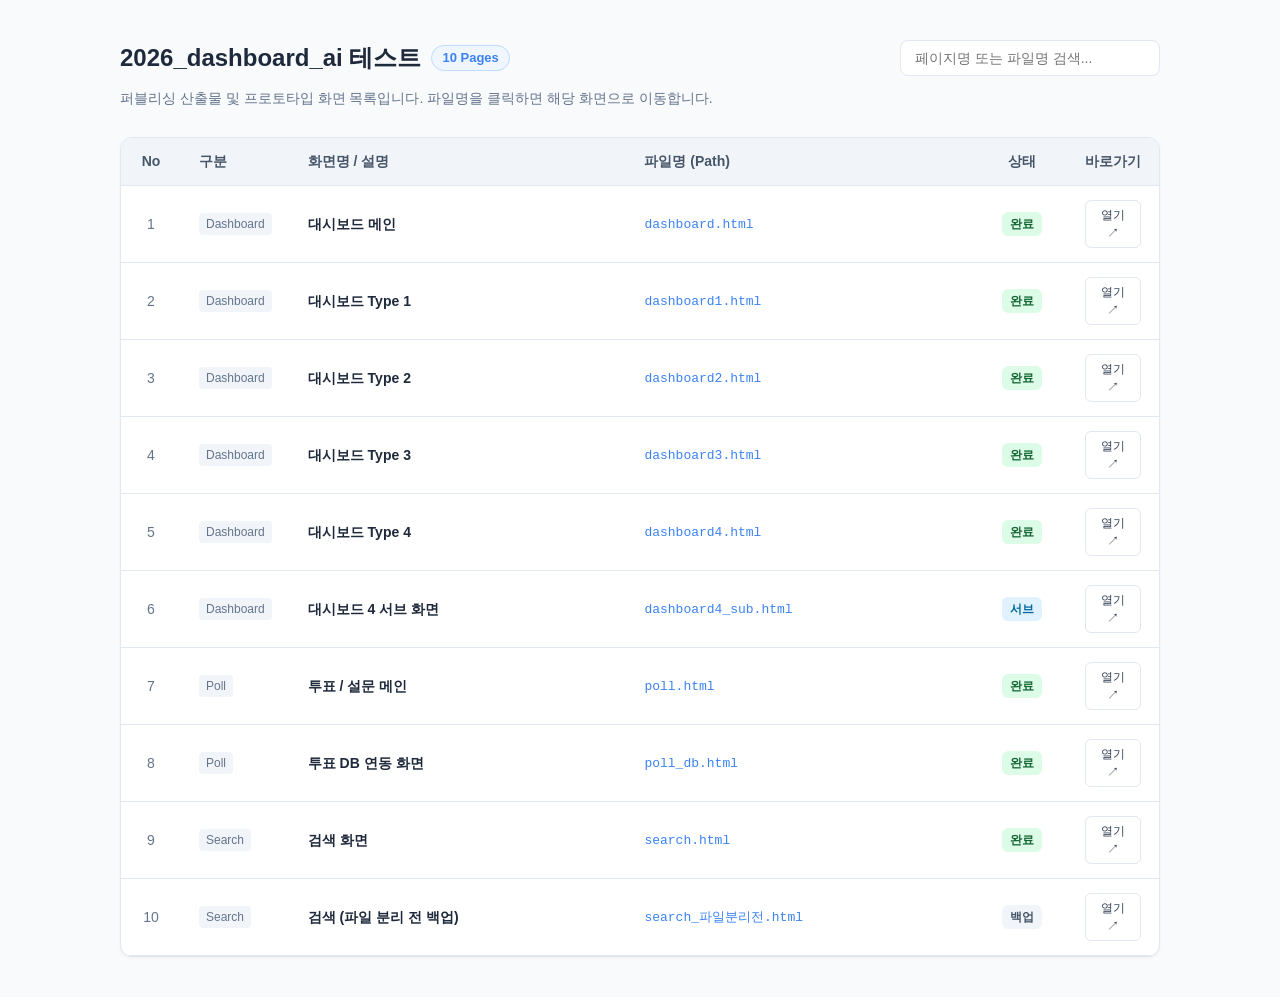
<file: index.html>
<!DOCTYPE html>
<html lang="ko">
<head>
  <meta charset="UTF-8">
  <meta name="viewport" content="width=device-width, initial-scale=1.0">
  <title>2026 Dashboard AI - 작업 목록</title>
  <style>
    :root {
      --bg-color: #f8fafc;
      --card-bg: #ffffff;
      --border-color: #e2e8f0;
      --text-main: #1e293b;
      --text-muted: #64748b;
      --primary: #3b82f6;
      --primary-hover: #2563eb;
      --badge-done: #dcfce7;
      --badge-done-text: #166534;
      --badge-sub: #e0f2fe;
      --badge-sub-text: #0369a1;
      --badge-backup: #f1f5f9;
      --badge-backup-text: #475569;
    }

    * {
      box-sizing: border-box;
      margin: 0;
      padding: 0;
    }

    body {
      font-family: -apple-system, BlinkMacSystemFont, "Pretendard", "Segoe UI", Roboto, "Helvetica Neue", Arial, sans-serif;
      background-color: var(--bg-color);
      color: var(--text-main);
      line-height: 1.5;
      padding: 40px 20px;
    }

    .container {
      max-width: 1040px;
      margin: 0 auto;
    }

    header {
      margin-bottom: 28px;
    }

    .header-top {
      display: flex;
      align-items: center;
      justify-content: space-between;
      flex-wrap: wrap;
      gap: 16px;
      margin-bottom: 12px;
    }

    h1 {
      font-size: 24px;
      font-weight: 700;
      color: var(--text-main);
      display: flex;
      align-items: center;
      gap: 10px;
    }

    h1 span.badge-count {
      font-size: 13px;
      font-weight: 600;
      padding: 2px 10px;
      border-radius: 9999px;
      background-color: #eff6ff;
      color: var(--primary);
      border: 1px solid #bfdbfe;
    }

    .search-box {
      position: relative;
      width: 260px;
    }

    .search-box input {
      width: 100%;
      padding: 9px 14px;
      font-size: 14px;
      border: 1px solid var(--border-color);
      border-radius: 8px;
      outline: none;
      background-color: #fff;
      transition: all 0.2s;
    }

    .search-box input:focus {
      border-color: var(--primary);
      box-shadow: 0 0 0 3px rgba(59, 130, 246, 0.15);
    }

    .desc {
      font-size: 14px;
      color: var(--text-muted);
    }

    .table-container {
      background: var(--card-bg);
      border-radius: 12px;
      border: 1px solid var(--border-color);
      box-shadow: 0 1px 3px rgba(0, 0, 0, 0.05);
      overflow: hidden;
    }

    table {
      width: 100%;
      border-collapse: collapse;
      text-align: left;
      font-size: 14px;
    }

    thead {
      background-color: #f1f5f9;
      border-bottom: 1px solid var(--border-color);
    }

    th {
      padding: 13px 18px;
      font-weight: 600;
      color: #475569;
      white-space: nowrap;
    }

    tbody tr {
      border-bottom: 1px solid var(--border-color);
      transition: background-color 0.15s ease;
    }

    tbody tr:last-child {
      border-bottom: none;
    }

    tbody tr:hover {
      background-color: #f8fafc;
    }

    td {
      padding: 14px 18px;
      vertical-align: middle;
    }

    .page-title {
      font-weight: 600;
      color: var(--text-main);
    }

    .file-link {
      display: inline-flex;
      align-items: center;
      gap: 6px;
      color: var(--primary);
      text-decoration: none;
      font-family: ui-monospace, SFMono-Regular, Menlo, Monaco, Consolas, monospace;
      font-size: 13px;
      font-weight: 500;
    }

    .file-link:hover {
      text-decoration: underline;
      color: var(--primary-hover);
    }

    .badge {
      display: inline-block;
      padding: 3px 8px;
      font-size: 12px;
      font-weight: 600;
      border-radius: 6px;
      white-space: nowrap;
    }

    .badge-done { background: var(--badge-done); color: var(--badge-done-text); }
    .badge-sub { background: var(--badge-sub); color: var(--badge-sub-text); }
    .badge-backup { background: var(--badge-backup); color: var(--badge-backup-text); }

    .category-tag {
      display: inline-block;
      font-size: 12px;
      color: var(--text-muted);
      background: #f1f5f9;
      padding: 2px 7px;
      border-radius: 4px;
      font-weight: 500;
    }

    .open-btn {
      display: inline-flex;
      align-items: center;
      justify-content: center;
      padding: 5px 12px;
      font-size: 12px;
      font-weight: 500;
      color: #334155;
      background: #ffffff;
      border: 1px solid var(--border-color);
      border-radius: 6px;
      text-decoration: none;
      transition: all 0.15s ease;
    }

    .open-btn:hover {
      background: #f8fafc;
      border-color: #cbd5e1;
      color: var(--primary);
    }

    /* 검색 결과 없을 때 스타일 */
    #noResultRow {
      display: none;
    }

    #noResultRow td {
      text-align: center;
      padding: 50px 20px;
      color: var(--text-muted);
      font-size: 14px;
    }
  </style>
</head>
<body>

  <div class="container">
    <header>
      <div class="header-top">
        <h1>
          2026_dashboard_ai 테스트
          <span class="badge-count" id="totalCount">10 Pages</span>
        </h1>
        <div class="search-box">
          <input type="text" id="searchInput" placeholder="페이지명 또는 파일명 검색..." autocomplete="off">
        </div>
      </div>
      <p class="desc">퍼블리싱 산출물 및 프로토타입 화면 목록입니다. 파일명을 클릭하면 해당 화면으로 이동합니다.</p>
    </header>

    <div class="table-container">
      <table>
        <thead>
          <tr>
            <th style="width: 60px; text-align: center;">No</th>
            <th style="width: 100px;">구분</th>
            <th>화면명 / 설명</th>
            <th>파일명 (Path)</th>
            <th style="width: 90px; text-align: center;">상태</th>
            <th style="width: 90px; text-align: center;">바로가기</th>
          </tr>
        </thead>
        <tbody id="pageTableBody">
          <!-- 대시보드 계열 -->
          <tr class="item-row" data-keyword="dashboard 대시보드 메인">
            <td style="text-align: center; color: var(--text-muted);">1</td>
            <td><span class="category-tag">Dashboard</span></td>
            <td><span class="page-title">대시보드 메인</span></td>
            <td><a href="./dashboard.html" target="_blank" class="file-link">dashboard.html</a></td>
            <td style="text-align: center;"><span class="badge badge-done">완료</span></td>
            <td style="text-align: center;"><a href="./dashboard.html" target="_blank" class="open-btn">열기 ↗</a></td>
          </tr>
          <tr class="item-row" data-keyword="dashboard1 대시보드 1">
            <td style="text-align: center; color: var(--text-muted);">2</td>
            <td><span class="category-tag">Dashboard</span></td>
            <td><span class="page-title">대시보드 Type 1</span></td>
            <td><a href="./dashboard1.html" target="_blank" class="file-link">dashboard1.html</a></td>
            <td style="text-align: center;"><span class="badge badge-done">완료</span></td>
            <td style="text-align: center;"><a href="./dashboard1.html" target="_blank" class="open-btn">열기 ↗</a></td>
          </tr>
          <tr class="item-row" data-keyword="dashboard2 대시보드 2">
            <td style="text-align: center; color: var(--text-muted);">3</td>
            <td><span class="category-tag">Dashboard</span></td>
            <td><span class="page-title">대시보드 Type 2</span></td>
            <td><a href="./dashboard2.html" target="_blank" class="file-link">dashboard2.html</a></td>
            <td style="text-align: center;"><span class="badge badge-done">완료</span></td>
            <td style="text-align: center;"><a href="./dashboard2.html" target="_blank" class="open-btn">열기 ↗</a></td>
          </tr>
          <tr class="item-row" data-keyword="dashboard3 대시보드 3">
            <td style="text-align: center; color: var(--text-muted);">4</td>
            <td><span class="category-tag">Dashboard</span></td>
            <td><span class="page-title">대시보드 Type 3</span></td>
            <td><a href="./dashboard3.html" target="_blank" class="file-link">dashboard3.html</a></td>
            <td style="text-align: center;"><span class="badge badge-done">완료</span></td>
            <td style="text-align: center;"><a href="./dashboard3.html" target="_blank" class="open-btn">열기 ↗</a></td>
          </tr>
          <tr class="item-row" data-keyword="dashboard4 대시보드 4">
            <td style="text-align: center; color: var(--text-muted);">5</td>
            <td><span class="category-tag">Dashboard</span></td>
            <td><span class="page-title">대시보드 Type 4</span></td>
            <td><a href="./dashboard4.html" target="_blank" class="file-link">dashboard4.html</a></td>
            <td style="text-align: center;"><span class="badge badge-done">완료</span></td>
            <td style="text-align: center;"><a href="./dashboard4.html" target="_blank" class="open-btn">열기 ↗</a></td>
          </tr>
          <tr class="item-row" data-keyword="dashboard4_sub 대시보드 4 서브 sub">
            <td style="text-align: center; color: var(--text-muted);">6</td>
            <td><span class="category-tag">Dashboard</span></td>
            <td><span class="page-title">대시보드 4 서브 화면</span></td>
            <td><a href="./dashboard4_sub.html" target="_blank" class="file-link">dashboard4_sub.html</a></td>
            <td style="text-align: center;"><span class="badge badge-sub">서브</span></td>
            <td style="text-align: center;"><a href="./dashboard4_sub.html" target="_blank" class="open-btn">열기 ↗</a></td>
          </tr>

          <!-- Poll 계열 -->
          <tr class="item-row" data-keyword="poll 투표 설문">
            <td style="text-align: center; color: var(--text-muted);">7</td>
            <td><span class="category-tag">Poll</span></td>
            <td><span class="page-title">투표 / 설문 메인</span></td>
            <td><a href="./poll.html" target="_blank" class="file-link">poll.html</a></td>
            <td style="text-align: center;"><span class="badge badge-done">완료</span></td>
            <td style="text-align: center;"><a href="./poll.html" target="_blank" class="open-btn">열기 ↗</a></td>
          </tr>
          <tr class="item-row" data-keyword="poll_db 투표 db 연동">
            <td style="text-align: center; color: var(--text-muted);">8</td>
            <td><span class="category-tag">Poll</span></td>
            <td><span class="page-title">투표 DB 연동 화면</span></td>
            <td><a href="./poll_db.html" target="_blank" class="file-link">poll_db.html</a></td>
            <td style="text-align: center;"><span class="badge badge-done">완료</span></td>
            <td style="text-align: center;"><a href="./poll_db.html" target="_blank" class="open-btn">열기 ↗</a></td>
          </tr>

          <!-- Search 계열 -->
          <tr class="item-row" data-keyword="search 검색">
            <td style="text-align: center; color: var(--text-muted);">9</td>
            <td><span class="category-tag">Search</span></td>
            <td><span class="page-title">검색 화면</span></td>
            <td><a href="./search.html" target="_blank" class="file-link">search.html</a></td>
            <td style="text-align: center;"><span class="badge badge-done">완료</span></td>
            <td style="text-align: center;"><a href="./search.html" target="_blank" class="open-btn">열기 ↗</a></td>
          </tr>
          <tr class="item-row" data-keyword="search_파일분리전 검색 백업 원본">
            <td style="text-align: center; color: var(--text-muted);">10</td>
            <td><span class="category-tag">Search</span></td>
            <td><span class="page-title">검색 (파일 분리 전 백업)</span></td>
            <td><a href="./search_파일분리전.html" target="_blank" class="file-link">search_파일분리전.html</a></td>
            <td style="text-align: center;"><span class="badge badge-backup">백업</span></td>
            <td style="text-align: center;"><a href="./search_파일분리전.html" target="_blank" class="open-btn">열기 ↗</a></td>
          </tr>

          <!-- 검색 결과 없음 안내 행 (초기에는 숨김) -->
          <tr id="noResultRow">
            <td colspan="6">검색 결과가 없습니다.</td>
          </tr>
        </tbody>
      </table>
    </div>
  </div>

  <script>
    const searchInput = document.getElementById('searchInput');
    const rows = document.querySelectorAll('.item-row');
    const noResultRow = document.getElementById('noResultRow');

    searchInput.addEventListener('input', function() {
      const filter = this.value.toLowerCase().trim();
      let visibleCount = 0;

      rows.forEach(row => {
        const text = row.innerText.toLowerCase();
        const keywords = row.getAttribute('data-keyword') || '';
        
        if (text.includes(filter) || keywords.toLowerCase().includes(filter)) {
          row.style.display = '';
          visibleCount++;
        } else {
          row.style.display = 'none';
        }
      });

      // 일치하는 항목이 없을 때만 테이블 안내 행 표시
      noResultRow.style.display = visibleCount === 0 ? 'table-row' : 'none';
    });
  </script>
</body>
</html>
</file>
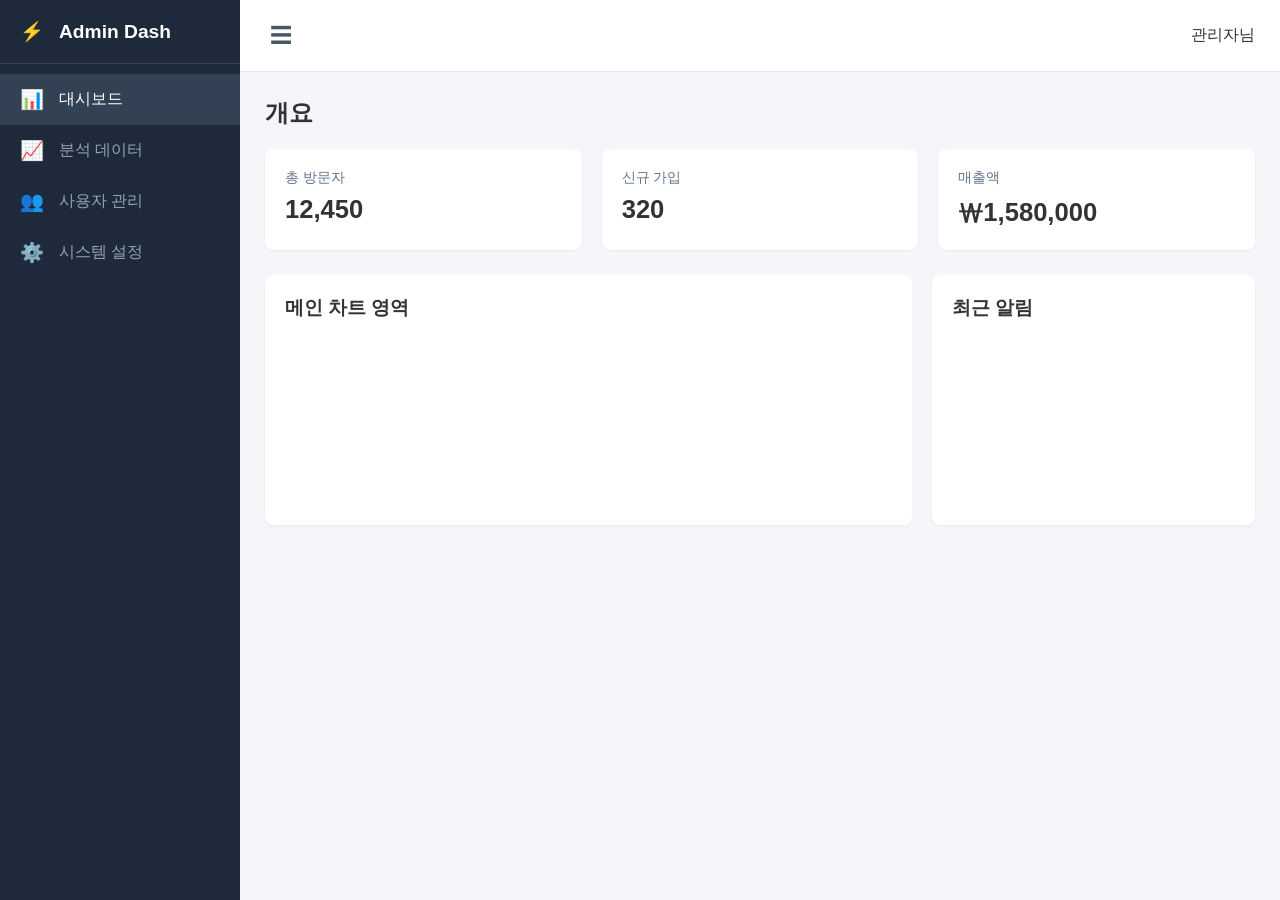
<file: dashboard.html>
<!DOCTYPE html>
<html lang="ko">
<head>
  <meta charset="UTF-8">
  <meta name="viewport" content="width=device-width, initial-scale=1.0">
  <title>접이식 사이드바 대시보드</title>
  <style>
    * {
      box-sizing: border-box;
      margin: 0;
      padding: 0;
      font-family: 'Pretendard', -apple-system, BlinkMacSystemFont, "Segoe UI", Roboto, sans-serif;
    }

    body {
      background-color: #f4f6f9;
      color: #333;
      display: flex;
      min-height: 100vh;
      overflow-x: hidden;
    }

    /* ==================== 사이드바 ==================== */
    .sidebar {
      width: 240px;
      background-color: #1e293b;
      color: #fff;
      display: flex;
      flex-direction: column;
      transition: width 0.3s cubic-bezier(0.4, 0, 0.2, 1);
      white-space: nowrap;
      z-index: 100;
      flex-shrink: 0;
    }

    .sidebar-header {
      padding: 20px;
      font-size: 1.2rem;
      font-weight: bold;
      border-bottom: 1px solid #334155;
      display: flex;
      align-items: center;
      gap: 15px;
      overflow: hidden;
    }

    .sidebar-menu {
      list-style: none;
      padding: 10px 0;
    }

    .sidebar-menu li a {
      display: flex;
      align-items: center;
      gap: 15px;
      padding: 14px 20px;
      color: #94a3b8;
      text-decoration: none;
      transition: background 0.2s, color 0.2s;
    }

    .sidebar-menu li a:hover,
    .sidebar-menu li a.active {
      background-color: #334155;
      color: #fff;
    }

    .menu-icon {
      font-size: 1.2rem;
      min-width: 24px;
      text-align: center;
    }

    .menu-text {
      transition: opacity 0.2s;
    }

    /* 데스크톱: 사이드바 접힘 상태 */
    .sidebar.collapsed {
      width: 70px;
    }

    .sidebar.collapsed .menu-text,
    .sidebar.collapsed .logo-text {
      opacity: 0;
      pointer-events: none;
      display: none;
    }

    /* ==================== 메인 영역 ==================== */
    .main-container {
      flex: 1;
      display: flex;
      flex-direction: column;
      min-width: 0;
    }

    /* 헤더 */
    .header {
      background-color: #fff;
      padding: 15px 25px;
      display: flex;
      justify-content: space-between;
      align-items: center;
      border-bottom: 1px solid #e2e8f0;
    }

    .toggle-btn {
      background: none;
      border: none;
      font-size: 1.4rem;
      cursor: pointer;
      color: #475569;
      padding: 5px;
      border-radius: 4px;
      transition: background 0.2s;
    }

    .toggle-btn:hover {
      background-color: #f1f5f9;
    }

    /* 콘텐츠 구역 */
    .content {
      padding: 25px;
      flex: 1;
    }

    .page-title {
      font-size: 1.5rem;
      margin-bottom: 20px;
    }

    .metrics-grid {
      display: grid;
      grid-template-columns: repeat(auto-fit, minmax(200px, 1fr));
      gap: 20px;
      margin-bottom: 25px;
    }

    .card {
      background-color: #fff;
      padding: 20px;
      border-radius: 8px;
      box-shadow: 0 1px 3px rgba(0, 0, 0, 0.05);
    }

    .card-title {
      font-size: 0.85rem;
      color: #64748b;
      margin-bottom: 8px;
    }

    .card-value {
      font-size: 1.6rem;
      font-weight: bold;
    }

    .dashboard-grid {
      display: grid;
      grid-template-columns: 2fr 1fr;
      gap: 20px;
    }

    .panel {
      background-color: #fff;
      padding: 20px;
      border-radius: 8px;
      box-shadow: 0 1px 3px rgba(0, 0, 0, 0.05);
      min-height: 250px;
    }

    /* 배경 오버레이 (모바일용) */
    .overlay {
      display: none;
      position: fixed;
      top: 0;
      left: 0;
      width: 100vw;
      height: 100vh;
      background-color: rgba(0, 0, 0, 0.4);
      z-index: 90;
    }

    /* ==================== 반응형 스타일 (모바일) ==================== */
    @media (max-width: 768px) {
      .sidebar {
        position: fixed;
        top: 0;
        left: -240px;
        height: 100vh;
        width: 240px !important; /* 모바일에서는 너비 고정 */
        transition: left 0.3s ease;
      }

      /* 모바일 열림 상태 */
      .sidebar.mobile-open {
        left: 0;
      }

      .sidebar.mobile-open .menu-text,
      .sidebar.mobile-open .logo-text {
        display: inline !important;
        opacity: 1 !important;
      }

      .overlay.active {
        display: block;
      }

      .dashboard-grid {
        grid-template-columns: 1fr;
      }
    }
  </style>
</head>
<body>

  <!-- 모바일용 배경 어둡게 처리 -->
  <div class="overlay" id="overlay"></div>

  <!-- 사이드바 -->
  <aside class="sidebar" id="sidebar">
    <div class="sidebar-header">
      <span class="menu-icon">⚡</span>
      <span class="logo-text">Admin Dash</span>
    </div>
    <ul class="sidebar-menu">
      <li>
        <a href="#" class="active" title="대시보드">
          <span class="menu-icon">📊</span>
          <span class="menu-text">대시보드</span>
        </a>
      </li>
      <li>
        <a href="#" title="분석">
          <span class="menu-icon">📈</span>
          <span class="menu-text">분석 데이터</span>
        </a>
      </li>
      <li>
        <a href="#" title="사용자">
          <span class="menu-icon">👥</span>
          <span class="menu-text">사용자 관리</span>
        </a>
      </li>
      <li>
        <a href="#" title="설정">
          <span class="menu-icon">⚙️</span>
          <span class="menu-text">시스템 설정</span>
        </a>
      </li>
    </ul>
  </aside>

  <!-- 메인 영역 -->
  <div class="main-container">
    <header class="header">
      <button class="toggle-btn" id="toggleSidebar" aria-label="사이드바 토글">☰</button>
      <div>관리자님</div>
    </header>

    <main class="content">
      <h1 class="page-title">개요</h1>

      <section class="metrics-grid">
        <div class="card">
          <div class="card-title">총 방문자</div>
          <div class="card-value">12,450</div>
        </div>
        <div class="card">
          <div class="card-title">신규 가입</div>
          <div class="card-value">320</div>
        </div>
        <div class="card">
          <div class="card-title">매출액</div>
          <div class="card-value">₩1,580,000</div>
        </div>
      </section>

      <section class="dashboard-grid">
        <div class="panel">
          <h3>메인 차트 영역</h3>
        </div>
        <div class="panel">
          <h3>최근 알림</h3>
        </div>
      </section>
    </main>
  </div>

  <script>
    const toggleBtn = document.getElementById('toggleSidebar');
    const sidebar = document.getElementById('sidebar');
    const overlay = document.getElementById('overlay');

    toggleBtn.addEventListener('click', () => {
      // 768px 이하(모바일)와 이상(데스크톱) 처리 분기
      if (window.innerWidth <= 768) {
        sidebar.classList.toggle('mobile-open');
        overlay.classList.toggle('active');
      } else {
        sidebar.classList.toggle('collapsed');
      }
    });

    // 모바일에서 어두운 배경 클릭 시 사이드바 닫기
    overlay.addEventListener('click', () => {
      sidebar.classList.remove('mobile-open');
      overlay.classList.remove('active');
    });

    // 창 크기 조절 시 모바일 열림 클래스 정리
    window.addEventListener('resize', () => {
      if (window.innerWidth > 768) {
        sidebar.classList.remove('mobile-open');
        overlay.classList.remove('active');
      }
    });
  </script>
</body>
</html>
</file>
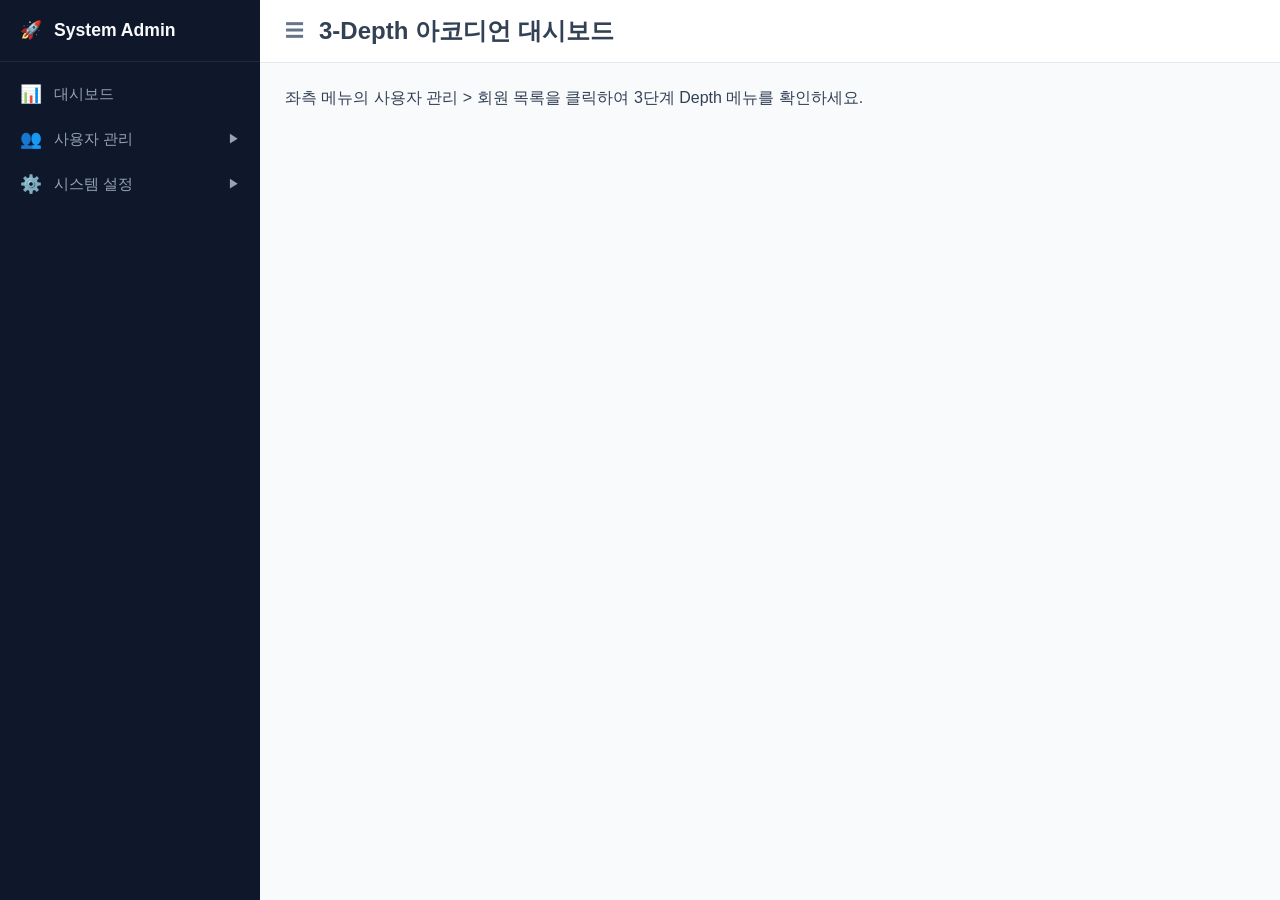
<file: dashboard1.html>
<!DOCTYPE html>
<html lang="ko">
<head>
  <meta charset="UTF-8">
  <meta name="viewport" content="width=device-width, initial-scale=1.0">
  <title>3-Depth 사이드바 대시보드</title>
  <style>
    * {
      box-sizing: border-box;
      margin: 0;
      padding: 0;
      font-family: 'Pretendard', -apple-system, BlinkMacSystemFont, "Segoe UI", Roboto, sans-serif;
    }

    body {
      background-color: #f8fafc;
      color: #334155;
      display: flex;
      min-height: 100vh;
    }

    /* ==================== 사이드바 ==================== */
    .sidebar {
      width: 260px;
      background-color: #0f172a;
      color: #94a3b8;
      display: flex;
      flex-direction: column;
      transition: width 0.3s cubic-bezier(0.4, 0, 0.2, 1);
      z-index: 100;
      flex-shrink: 0;
    }

    .sidebar-header {
      padding: 20px;
      font-size: 1.1rem;
      font-weight: bold;
      color: #f8fafc;
      border-bottom: 1px solid #1e293b;
      display: flex;
      align-items: center;
      gap: 12px;
      white-space: nowrap;
    }

    .sidebar-nav {
      flex: 1;
      overflow-y: auto;
      padding: 10px 0;
    }

    /* 공통 메뉴 리스트 스타일 */
    .menu-list {
      list-style: none;
      padding: 0;
      margin: 0;
    }

    /* 토글 화살표 */
    .arrow {
      margin-left: auto;
      font-size: 0.75rem;
      transition: transform 0.2s ease;
    }

    .has-sub.open > .menu-btn > .arrow {
      transform: rotate(90deg);
    }

    /* Depth 1 */
    .depth-1 > li > .menu-btn,
    .depth-1 > li > a {
      display: flex;
      align-items: center;
      gap: 12px;
      padding: 12px 20px;
      color: #94a3b8;
      text-decoration: none;
      width: 100%;
      background: none;
      border: none;
      font-size: 0.95rem;
      cursor: pointer;
      white-space: nowrap;
      transition: background 0.2s, color 0.2s;
    }

    .depth-1 > li > .menu-btn:hover,
    .depth-1 > li > a:hover,
    .depth-1 > li.active > a {
      background-color: #1e293b;
      color: #f8fafc;
    }

    .menu-icon {
      font-size: 1.1rem;
      min-width: 20px;
      text-align: center;
    }

    /* 하위 메뉴 숨김 기본 설정 */
    .sub-menu {
      display: none;
      background-color: #020617;
      list-style: none;
      padding: 0;
    }

    /* Depth 2 */
    .depth-2 > li > .menu-btn,
    .depth-2 > li > a {
      display: flex;
      align-items: center;
      gap: 10px;
      padding: 10px 20px 10px 48px; /* 들여쓰기 */
      color: #64748b;
      text-decoration: none;
      width: 100%;
      background: none;
      border: none;
      font-size: 0.88rem;
      cursor: pointer;
      white-space: nowrap;
      transition: color 0.2s;
    }

    .depth-2 > li > .menu-btn:hover,
    .depth-2 > li > a:hover {
      color: #f8fafc;
    }

    /* Depth 3 */
    .depth-3 {
      background-color: #000000;
    }

    .depth-3 > li > a {
      display: block;
      padding: 8px 20px 8px 64px; /* 추가 들여쓰기 */
      color: #475569;
      text-decoration: none;
      font-size: 0.82rem;
      white-space: nowrap;
      transition: color 0.2s;
    }

    .depth-3 > li > a:hover,
    .depth-3 > li.active > a {
      color: #38bdf8; /* 활성화 색상 포인트 */
    }

    /* ==================== 사이드바 접힘 (Collapsed) 상태 ==================== */
    .sidebar.collapsed {
      width: 64px;
    }

    .sidebar.collapsed .logo-text,
    .sidebar.collapsed .menu-text,
    .sidebar.collapsed .arrow {
      display: none;
    }

    /* 접혔을 때 호버 팝업 메뉴 스타일 */
    .sidebar.collapsed .depth-1 > li {
      position: relative;
    }

    .sidebar.collapsed .depth-1 > li.has-sub:hover > .sub-menu {
      display: block !important;
      position: absolute;
      left: 64px;
      top: 0;
      width: 200px;
      background-color: #0f172a;
      box-shadow: 4px 4px 12px rgba(0, 0, 0, 0.3);
      border-radius: 0 6px 6px 0;
    }

    .sidebar.collapsed .depth-2 > li > .menu-btn,
    .sidebar.collapsed .depth-2 > li > a {
      padding-left: 20px;
    }

    .sidebar.collapsed .depth-3 > li > a {
      padding-left: 32px;
    }

    .sidebar.collapsed .depth-1 > li.has-sub:hover > .sub-menu .arrow,
    .sidebar.collapsed .depth-1 > li.has-sub:hover > .sub-menu .menu-text {
      display: inline-block;
    }

    /* ==================== 메인 영역 ==================== */
    .main-container {
      flex: 1;
      display: flex;
      flex-direction: column;
      min-width: 0;
    }

    .header {
      background-color: #fff;
      padding: 15px 25px;
      display: flex;
      align-items: center;
      gap: 15px;
      border-bottom: 1px solid #e2e8f0;
    }

    .toggle-btn {
      background: none;
      border: none;
      font-size: 1.2rem;
      cursor: pointer;
      color: #64748b;
    }

    .content {
      padding: 25px;
    }
  </style>
</head>
<body>

  <!-- 사이드바 -->
  <aside class="sidebar" id="sidebar">
    <div class="sidebar-header">
      <span class="menu-icon">🚀</span>
      <span class="logo-text">System Admin</span>
    </div>

    <nav class="sidebar-nav">
      <!-- Depth 1 시작 -->
      <ul class="menu-list depth-1">
        
        <!-- 단일 메뉴 예시 -->
        <li>
          <a href="#">
            <span class="menu-icon">📊</span>
            <span class="menu-text">대시보드</span>
          </a>
        </li>

        <!-- 3-Depth 메뉴 예시 -->
        <li class="has-sub">
          <button class="menu-btn">
            <span class="menu-icon">👥</span>
            <span class="menu-text">사용자 관리</span>
            <span class="arrow">▶</span>
          </button>
          
          <!-- Depth 2 시작 -->
          <ul class="sub-menu depth-2">
            
            <li class="has-sub">
              <button class="menu-btn">
                <span class="menu-text">회원 목록</span>
                <span class="arrow">▶</span>
              </button>
              
              <!-- Depth 3 시작 -->
              <ul class="sub-menu depth-3">
                <li><a href="#">전체 회원 조회</a></li>
                <li><a href="#">탈퇴 요청 목록</a></li>
                <li><a href="#">휴면 계정 관리</a></li>
              </ul>
              <!-- Depth 3 끝 -->
            </li>

            <li class="has-sub">
              <button class="menu-btn">
                <span class="menu-text">권한 및 그룹</span>
                <span class="arrow">▶</span>
              </button>
              <ul class="sub-menu depth-3">
                <li><a href="#">관리자 권한 설정</a></li>
                <li><a href="#">접근 그룹 생성</a></li>
              </ul>
            </li>

          </ul>
          <!-- Depth 2 끝 -->
        </li>

        <!-- 2-Depth 메뉴 예시 -->
        <li class="has-sub">
          <button class="menu-btn">
            <span class="menu-icon">⚙️</span>
            <span class="menu-text">시스템 설정</span>
            <span class="arrow">▶</span>
          </button>
          <ul class="sub-menu depth-2">
            <li><a href="#">기본 환경 설정</a></li>
            <li><a href="#">보안 및 로그</a></li>
          </ul>
        </li>

      </ul>
    </nav>
  </aside>

  <!-- 메인 콘텐츠 영역 -->
  <div class="main-container">
    <header class="header">
      <button class="toggle-btn" id="toggleSidebar">☰</button>
      <h2>3-Depth 아코디언 대시보드</h2>
    </header>

    <main class="content">
      <p>좌측 메뉴의 <code>사용자 관리</code> > <code>회원 목록</code>을 클릭하여 3단계 Depth 메뉴를 확인하세요.</p>
    </main>
  </div>

  <!-- 스크립트 -->
  <script>
    document.addEventListener('DOMContentLoaded', () => {
      const sidebar = document.getElementById('sidebar');
      const toggleBtn = document.getElementById('toggleSidebar');

      // 1. 아코디언 메뉴 동작 (하위 메뉴 토글)
      const menuBtns = document.querySelectorAll('.has-sub > .menu-btn');

      menuBtns.forEach(btn => {
        btn.addEventListener('click', (e) => {
          e.stopPropagation();

          // 사이드바가 접혀있는 경우 클릭 토글을 방지 (호버 모드로 동작)
          if (sidebar.classList.contains('collapsed')) return;

          const parentLi = btn.parentElement;
          const subMenu = parentLi.querySelector(':scope > .sub-menu');

          // 현재 메뉴 닫기/열기 상태 변경
          if (parentLi.classList.contains('open')) {
            parentLi.classList.remove('open');
            slideUp(subMenu);
          } else {
            // 같은 Depth 상위 요소의 다른 열린 메뉴 닫기 (선택사항: 단일 아코디언)
            const siblings = parentLi.parentElement.children;
            Array.from(siblings).forEach(sibling => {
              if (sibling !== parentLi && sibling.classList.contains('open')) {
                sibling.classList.remove('open');
                const siblingSubMenu = sibling.querySelector(':scope > .sub-menu');
                if (siblingSubMenu) slideUp(siblingSubMenu);
              }
            });

            parentLi.classList.add('open');
            slideDown(subMenu);
          }
        });
      });

      // 2. 데스크톱 사이드바 접기/펼치기 토글
      toggleBtn.addEventListener('click', () => {
        sidebar.classList.toggle('collapsed');

        // 접힐 때 모든 열려있던 아코디언 정리
        if (sidebar.classList.contains('collapsed')) {
          document.querySelectorAll('.has-sub.open').forEach(item => {
            item.classList.remove('open');
            const sub = item.querySelector(':scope > .sub-menu');
            if (sub) sub.style.display = 'none';
          });
        }
      });

      // 3. 슬라이드 애니메이션 함수 (순수 JS 구현)
      function slideDown(element) {
        element.style.display = 'block';
        const height = element.scrollHeight;
        element.style.overflow = 'hidden';
        element.style.height = '0px';
        element.style.transition = 'height 0.25s ease';

        requestAnimationFrame(() => {
          element.style.height = height + 'px';
        });

        setTimeout(() => {
          element.style.height = '';
          element.style.overflow = '';
          element.style.transition = '';
        }, 250);
      }

      function slideUp(element) {
        element.style.height = element.scrollHeight + 'px';
        element.style.overflow = 'hidden';
        element.style.transition = 'height 0.25s ease';

        requestAnimationFrame(() => {
          element.style.height = '0px';
        });

        setTimeout(() => {
          element.style.display = 'none';
          element.style.height = '';
          element.style.overflow = '';
          element.style.transition = '';
        }, 250);
      }
    });
  </script>
</body>
</html>
</file>
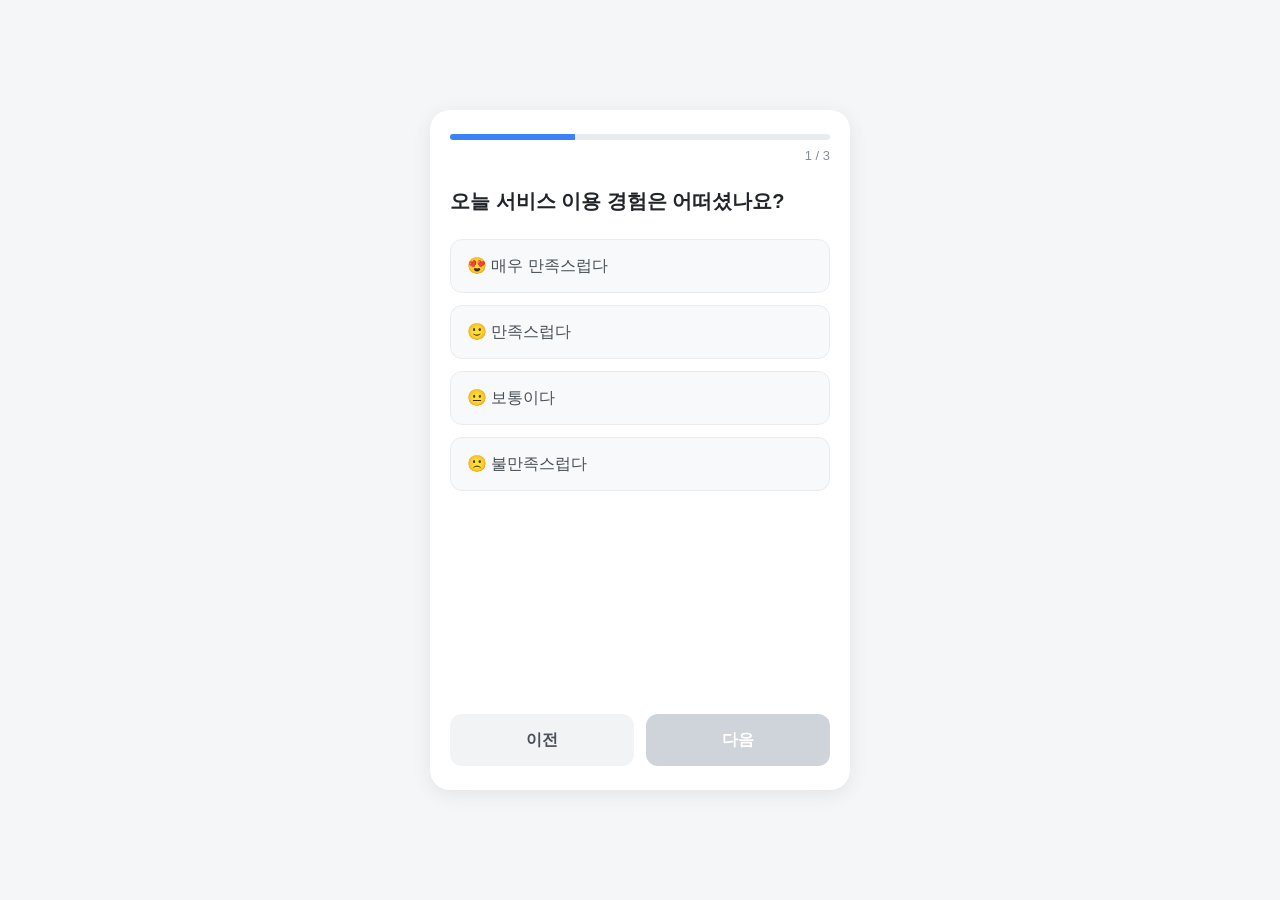
<file: poll.html>
<!DOCTYPE html>
<html lang="ko">
<head>
  <meta charset="UTF-8">
  <meta name="viewport" content="width=device-width, initial-scale=1.0">
  <title>모바일 만족도 조사</title>
  <style>
    * {
      box-sizing: border-box;
      margin: 0;
      padding: 0;
      font-family: -apple-system, BlinkMacSystemFont, "Apple SD Gothic Neo", sans-serif;
    }

    body {
      background-color: #f4f6f8;
      display: flex;
      justify-content: center;
      align-items: center;
      min-height: 100vh;
    }

    .survey-card {
      width: 100%;
      max-width: 420px;
      background: #ffffff;
      height: 100vh;
      display: flex;
      flex-direction: column;
      justify-content: space-between;
      padding: 24px 20px;
      box-shadow: 0 4px 20px rgba(0, 0, 0, 0.08);
    }

    @media (min-height: 700px) {
      .survey-card {
        height: 680px;
        border-radius: 20px;
      }
    }

    /* 상단 프로그래스 바 */
    .progress-container {
      margin-bottom: 24px;
    }

    .progress-bar {
      width: 100%;
      height: 6px;
      background-color: #e9ecef;
      border-radius: 3px;
      overflow: hidden;
      margin-bottom: 8px;
    }

    .progress-fill {
      width: 33%;
      height: 100%;
      background-color: #3b82f6;
      transition: width 0.3s ease;
    }

    .progress-text {
      font-size: 13px;
      color: #868e96;
      text-align: right;
    }

    /* 질문 및 옵션 스타일 */
    .question-title {
      font-size: 20px;
      font-weight: 700;
      color: #212529;
      line-height: 1.4;
      margin-bottom: 24px;
    }

    .options-group {
      display: flex;
      flex-direction: column;
      gap: 12px;
    }

    .option-btn {
      width: 100%;
      min-height: 54px;
      padding: 14px 16px;
      background-color: #f8f9fa;
      border: 1px solid #e9ecef;
      border-radius: 12px;
      font-size: 16px;
      font-weight: 500;
      color: #495057;
      text-align: left;
      cursor: pointer;
      transition: all 0.2s ease;
      display: flex;
      align-items: center;
      gap: 12px;
    }

    .option-btn:active {
      transform: scale(0.98);
    }

    .option-btn.selected {
      background-color: #eff6ff;
      border-color: #3b82f6;
      color: #1d4ed8;
      font-weight: 600;
    }

    /* 하단 버튼 영역 */
    .nav-buttons {
      display: flex;
      gap: 12px;
      margin-top: auto;
      padding-top: 20px;
    }

    .btn {
      flex: 1;
      height: 52px;
      border-radius: 12px;
      font-size: 16px;
      font-weight: 600;
      border: none;
      cursor: pointer;
    }

    .btn-secondary {
      background-color: #f1f3f5;
      color: #495057;
    }

    .btn-primary {
      background-color: #3b82f6;
      color: #ffffff;
    }

    .btn-primary:disabled {
      background-color: #ced4da;
      cursor: not-allowed;
    }
  </style>
</head>
<body>

  <div class="survey-card">
    <div>
      <!-- 프로그래스 바 -->
      <div class="progress-container">
        <div class="progress-bar">
          <div class="progress-fill" id="progressFill"></div>
        </div>
        <div class="progress-text" id="progressText">1 / 3</div>
      </div>

      <!-- 질문 및 선택지 -->
      <h2 class="question-title" id="questionTitle">오늘 서비스 이용 경험은 어떠셨나요?</h2>
      
      <div class="options-group" id="optionsGroup">
        <button class="option-btn" onclick="selectOption(this)">😍 매우 만족스럽다</button>
        <button class="option-btn" onclick="selectOption(this)">🙂 만족스럽다</button>
        <button class="option-btn" onclick="selectOption(this)">😐 보통이다</button>
        <button class="option-btn" onclick="selectOption(this)">🙁 불만족스럽다</button>
      </div>
    </div>

    <!-- 하단 네비게이션 -->
    <div class="nav-buttons">
      <button class="btn btn-secondary" id="prevBtn" onclick="prevStep()" disabled>이전</button>
      <button class="btn btn-primary" id="nextBtn" onclick="nextStep()" disabled>다음</button>
    </div>
  </div>

  <script>
    let currentStep = 1;
    const totalSteps = 3;

    function selectOption(element) {
      const options = document.querySelectorAll('.option-btn');
      options.forEach(opt => opt.classList.remove('selected'));
      element.classList.add('selected');
      
      document.getElementById('nextBtn').disabled = false;
    }

    function nextStep() {
      if (currentStep < totalSteps) {
        currentStep++;
        updateUI();
      } else {
        alert('조사가 완료되었습니다. 참여해 주셔서 감사합니다!');
      }
    }

    function prevStep() {
      if (currentStep > 1) {
        currentStep--;
        updateUI();
      }
    }

    function updateUI() {
      // 프로그래스 바 및 텍스트 업데이트
      document.getElementById('progressFill').style.width = `${(currentStep / totalSteps) * 100}%`;
      document.getElementById('progressText').innerText = `${currentStep} / ${totalSteps}`;
      
      // 버튼 상태 변경
      document.getElementById('prevBtn').disabled = currentStep === 1;
      document.getElementById('nextBtn').disabled = true;
      document.getElementById('nextBtn').innerText = currentStep === totalSteps ? '제출하기' : '다음';

      // 다음 질문 내용 데이터 (예시)
      if (currentStep === 2) {
        document.getElementById('questionTitle').innerText = '어떤 점이 가장 마음에 드셨나요?';
        document.getElementById('optionsGroup').innerHTML = `
          <button class="option-btn" onclick="selectOption(this)">⚡ 빠른 처리 속도</button>
          <button class="option-btn" onclick="selectOption(this)">🎨 깔끔한 디자인</button>
          <button class="option-btn" onclick="selectOption(this)">💡 편리한 기능</button>
        `;
      } else if (currentStep === 3) {
        document.getElementById('questionTitle').innerText = '향후 다시 이용할 의향이 있으신가요?';
        document.getElementById('optionsGroup').innerHTML = `
          <button class="option-btn" onclick="selectOption(this)">👍 적극 이용하겠다</button>
          <button class="option-btn" onclick="selectOption(this)">👌 이용하겠다</button>
          <button class="option-btn" onclick="selectOption(this)">👎 이용하지 않겠다</button>
        `;
      }
    }
  </script>
</body>
</html>
</file>
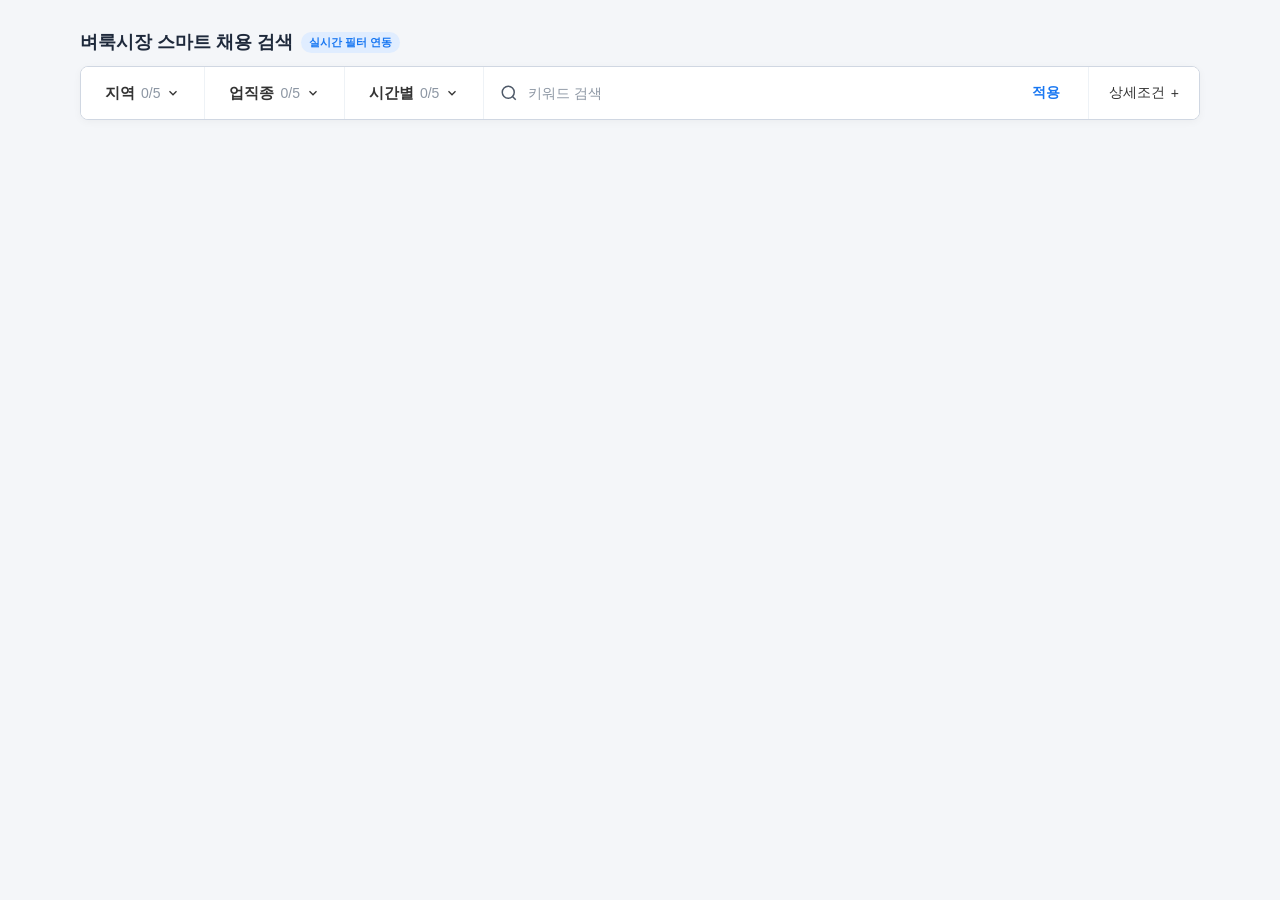
<file: search.html>
<!DOCTYPE html>
<html lang="ko">
<head>
  <meta charset="UTF-8">
  <meta name="viewport" content="width=device-width, initial-scale=1.0">
  <title>벼룩시장 구인구직 스마트 검색 필터</title>
  <link rel="stylesheet" href="css/search.css">
</head>
<body>

  <div class="preview-header">
    <h1>
      벼룩시장 스마트 채용 검색
      <span class="badge">실시간 필터 연동</span>
    </h1>
  </div>

  <div class="filter-card is-collapsed" id="filter-card">
    <header class="filter-top-bar">
      <div class="tabs-container">
        <button type="button" class="tab-item" id="tab-region" data-view="region">
          지역 <span class="tab-count" id="count-region-tab">0/5</span>
          <svg class="arrow-icon" viewBox="0 0 24 24"><path d="M6 9l6 6 6-6"/></svg>
        </button>

        <button type="button" class="tab-item" id="tab-job" data-view="job">
          업직종 <span class="tab-count" id="count-job-tab">0/5</span>
          <svg class="arrow-icon" viewBox="0 0 24 24"><path d="M6 9l6 6 6-6"/></svg>
        </button>

        <button type="button" class="tab-item" id="tab-time" data-view="time">
          시간별 <span class="tab-count" id="count-time-tab">0/5</span>
          <svg class="arrow-icon" viewBox="0 0 24 24"><path d="M6 9l6 6 6-6"/></svg>
        </button>
      </div>

      <div class="keyword-search-box">
        <svg class="search-icon" viewBox="0 0 24 24" fill="none" stroke="currentColor" stroke-width="2">
          <circle cx="11" cy="11" r="8"></circle>
          <path d="M21 21l-4.35-4.35"></path>
        </svg>
        <input type="text" id="top-keyword-input" placeholder="키워드 검색">
        <button type="button" class="btn-keyword-apply" id="btn-apply-keyword">적용</button>
      </div>

      <div class="detail-btn-wrap">
        <button type="button" class="btn-detail-toggle" id="btn-detail-toggle">
          <span id="detail-btn-text">상세조건</span>
          <span id="detail-btn-icon">+</span>
        </button>
      </div>
    </header>

    <main class="filter-body" id="filter-body">
      
      <!-- 1. 지역 -->
      <section class="view-region" id="view-region">
        <div class="inner-search-bar">
          <input type="text" id="region-search-input" placeholder="지역명을 입력해주세요">
          <svg viewBox="0 0 24 24" fill="none" stroke="currentColor" stroke-width="2">
            <circle cx="11" cy="11" r="8"></circle>
            <path d="M21 21l-4.35-4.35"></path>
          </svg>
        </div>

        <div class="region-grid">
          <div class="col-scroll" id="region-depth1-list"></div>
          <div class="col-scroll" id="region-depth2-list"></div>
          <div class="col-scroll">
            <div class="dong-checkbox-grid" id="region-depth3-checkboxes"></div>
          </div>
        </div>
      </section>

      <!-- 2. 업직종 -->
      <section class="view-job" id="view-job">
        <div class="inner-search-bar">
          <input type="text" id="job-search-input" placeholder="업직종을 입력해주세요">
          <svg viewBox="0 0 24 24" fill="none" stroke="currentColor" stroke-width="2">
            <circle cx="11" cy="11" r="8"></circle>
            <path d="M21 21l-4.35-4.35"></path>
          </svg>
        </div>

        <div class="job-grid">
          <div class="col-scroll" id="job-depth1-list"></div>
          <div class="col-scroll">
            <div class="subjob-checkbox-grid" id="job-depth2-checkboxes"></div>
          </div>
        </div>
      </section>

      <!-- 3. 시간별 -->
      <section class="view-time" id="view-time">
        <table class="condition-table">
          <tbody>
            <tr>
              <th>근무시간</th>
              <td>
                <div class="time-options-wrap">
                  <div class="time-row-items">
                    <label class="custom-check"><input type="checkbox" name="workTime" value="정규(09~18시)"> 정규(09~18시)</label>
                    <label class="custom-check"><input type="checkbox" name="workTime" value="오전(06~12시)"> 오전(06~12시)</label>
                    <label class="custom-check"><input type="checkbox" name="workTime" value="오후(12~18시)"> 오후(12~18시)</label>
                    <label class="custom-check"><input type="checkbox" name="workTime" value="저녁(18~24시)"> 저녁(18~24시)</label>
                    <label class="custom-check"><input type="checkbox" name="workTime" value="새벽(00~06시)"> 새벽(00~06시)</label>
                    <label class="custom-check"><input type="checkbox" name="workTime" value="직접선택" id="chk-time-custom"> 직접선택</label>
                    <div class="time-select-group">
                      <select class="time-dropdown" id="sel-time-start">
                        <option value="">시작시간</option>
                        <option value="09:00">09:00</option>
                        <option value="10:00">10:00</option>
                        <option value="13:00">13:00</option>
                      </select>
                      <span style="color: #8c96a3;">~</span>
                      <select class="time-dropdown" id="sel-time-end">
                        <option value="">종료시간</option>
                        <option value="18:00">18:00</option>
                        <option value="20:00">20:00</option>
                        <option value="22:00">22:00</option>
                      </select>
                    </div>
                  </div>
                  <div class="time-row-items">
                    <label class="custom-check"><input type="checkbox" name="workTimeOption" value="협의 포함"> 협의 포함</label>
                  </div>
                </div>
              </td>
            </tr>
            <tr>
              <th>근무요일</th>
              <td>
                <div class="time-row-items">
                  <label class="custom-radio"><input type="radio" name="workDay" value="월~금"> 월~금</label>
                  <label class="custom-radio"><input type="radio" name="workDay" value="월~토"> 월~토</label>
                  <label class="custom-radio"><input type="radio" name="workDay" value="주말(토, 일)"> 주말(토, 일)</label>
                  <label class="custom-radio"><input type="radio" name="workDay" value="주 5일"> 주 5일</label>
                  <label class="custom-radio"><input type="radio" name="workDay" value="주 6일"> 주 6일</label>
                  <label class="custom-radio"><input type="radio" name="workDay" value="요일협의"> 요일협의</label>
                </div>
              </td>
            </tr>
            <tr>
              <th>근무기간</th>
              <td>
                <div class="time-row-items">
                  <label class="custom-check"><input type="checkbox" name="workPeriod" value="1일"> 1일</label>
                  <label class="custom-check"><input type="checkbox" name="workPeriod" value="1주 이하"> 1주 이하</label>
                  <label class="custom-check"><input type="checkbox" name="workPeriod" value="1주일~1개월"> 1주일~1개월</label>
                  <label class="custom-check"><input type="checkbox" name="workPeriod" value="1~3개월"> 1~3개월</label>
                  <label class="custom-check"><input type="checkbox" name="workPeriod" value="3~6개월"> 3~6개월</label>
                  <label class="custom-check"><input type="checkbox" name="workPeriod" value="6개월~1년"> 6개월~1년</label>
                </div>
              </td>
            </tr>
          </tbody>
        </table>
      </section>

      <!-- 4. 상세조건 -->
      <section class="view-detail" id="view-detail">
        <table class="condition-table">
          <tbody>
            <tr>
              <th>근무형태</th>
              <td>
                <div class="time-row-items">
                  <label class="custom-check"><input type="checkbox" name="jobForm" value="정규직"> 정규직</label>
                  <label class="custom-check"><input type="checkbox" name="jobForm" value="계약직"> 계약직</label>
                  <label class="custom-check"><input type="checkbox" name="jobForm" value="파견직"> 파견직</label>
                  <label class="custom-check"><input type="checkbox" name="jobForm" value="아르바이트"> 아르바이트</label>
                </div>
              </td>
            </tr>
            <tr>
              <th>급여</th>
              <td>
                <div class="time-row-items">
                  <label class="custom-radio"><input type="radio" name="payType" value="시급"> 시급</label>
                  <label class="custom-radio"><input type="radio" name="payType" value="일급"> 일급</label>
                  <label class="custom-radio"><input type="radio" name="payType" value="월급"> 월급</label>
                  <label class="custom-radio"><input type="radio" name="payType" value="회사내규"> 회사내규</label>
                  <input type="text" class="pay-input-box" placeholder="원 이상" id="input-pay-amount" disabled>
                </div>
              </td>
            </tr>
            <tr>
              <th>복리후생</th>
              <td>
                <div class="pill-condition-row">
                  <button type="button" class="btn-pill-dark" id="btn-open-benefits">복리후생 +</button>
                  <div class="condition-result-tags" id="benefits-tags-container"></div>
                </div>
              </td>
            </tr>
          </tbody>
        </table>
      </section>

    </main>

    <footer class="filter-footer" id="filter-footer">
      <div class="tags-container" id="selected-tags-container"></div>

      <div class="footer-actions">
        <button type="button" class="btn-reset" id="btn-reset-all">
          초기화
          <svg width="15" height="15" viewBox="0 0 24 24" fill="none" stroke="currentColor" stroke-width="2.2">
            <path d="M23 4v6h-6"></path>
            <path d="M20.49 15a9 9 0 1 1-2.12-9.36L23 10"></path>
          </svg>
        </button>
        <button type="button" class="btn-search" id="btn-submit-search">검색</button>
      </div>
    </footer>
  </div>

  <!-- 복리후생 모달 -->
  <div class="modal-overlay" id="option-modal-overlay">
    <div class="modal-window">
      <div class="modal-header">
        <h3 id="modal-title">복리후생 선택</h3>
        <button type="button" class="btn-modal-close" id="btn-modal-close" style="background:none; border:none; font-size:18px; cursor:pointer;">✕</button>
      </div>
      <div class="modal-item-grid" id="modal-items-container"></div>
      <div class="modal-footer">
        <button type="button" class="btn-modal-confirm" id="btn-modal-confirm">확인</button>
      </div>
    </div>
  </div>

  <div class="toast-msg" id="toast-msg"></div>

  <script src="js/search.js"></script>
</body>
</html>
</file>
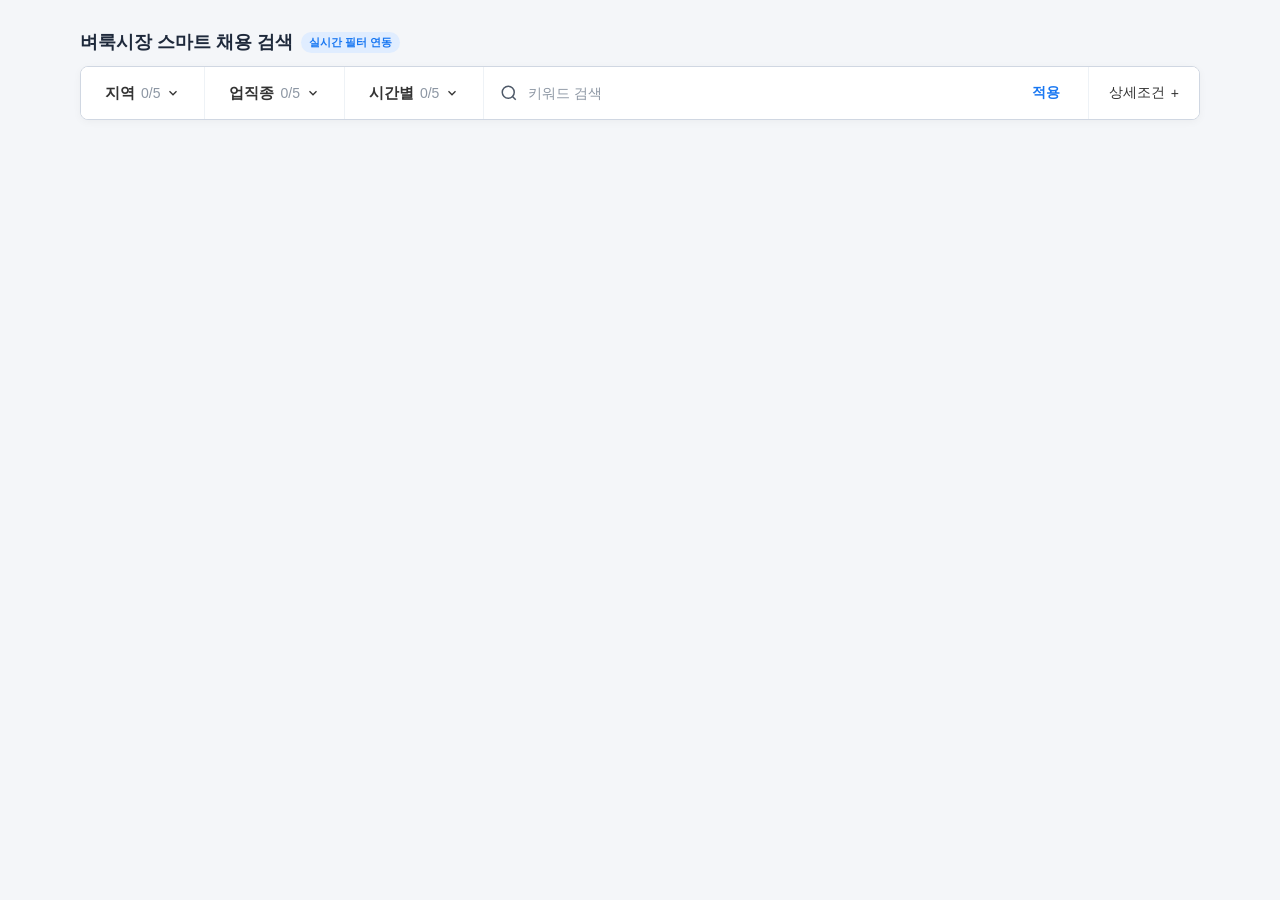
<file: search_파일분리전.html>
<!DOCTYPE html>
<html lang="ko">
<head>
  <meta charset="UTF-8">
  <meta name="viewport" content="width=device-width, initial-scale=1.0">
  <title>벼룩시장 구인구직 스마트 검색 필터</title>
  <style>
    * {
      box-sizing: border-box;
      margin: 0;
      padding: 0;
      font-family: -apple-system, BlinkMacSystemFont, "Pretendard", "Apple SD Gothic Neo", "Malgun Gothic", "맑은 고딕", sans-serif;
      -webkit-font-smoothing: antialiased;
    }

    body {
      background-color: #f4f6f9;
      color: #333333;
      display: flex;
      flex-direction: column;
      align-items: center;
      padding: 30px 16px 80px;
    }

    .preview-header {
      width: 100%;
      max-width: 1120px;
      margin-bottom: 12px;
      display: flex;
      justify-content: space-between;
      align-items: center;
    }

    .preview-header h1 {
      font-size: 18px;
      font-weight: 700;
      color: #1e293b;
      display: flex;
      align-items: center;
      gap: 8px;
    }

    .preview-header .badge {
      font-size: 11px;
      background: #e0edff;
      color: #1877f2;
      padding: 3px 8px;
      border-radius: 12px;
      font-weight: 600;
    }

    .filter-card {
      width: 100%;
      max-width: 1120px;
      background: #ffffff;
      border: 1.5px solid #1877f2;
      border-radius: 12px;
      box-shadow: 0 4px 20px rgba(24, 119, 242, 0.08);
      position: relative;
      transition: border 0.15s ease, box-shadow 0.15s ease, border-radius 0.15s ease;
    }

    .filter-card.is-collapsed {
      border: 1px solid #d0d7e2;
      border-radius: 8px;
      box-shadow: 0 2px 8px rgba(0, 0, 0, 0.04);
    }

    .filter-card.is-collapsed .filter-top-bar {
      border-bottom: none;
      border-radius: 8px;
    }

    .filter-card.is-collapsed .tab-item:first-child {
      border-radius: 7px 0 0 7px;
    }

    .filter-card.is-collapsed .detail-btn-wrap,
    .filter-card.is-collapsed .btn-detail-toggle {
      border-radius: 0 7px 7px 0;
    }

    .filter-card.is-collapsed .filter-body,
    .filter-card.is-collapsed .filter-footer {
      display: none !important;
    }

    .filter-top-bar {
      display: flex;
      align-items: stretch;
      height: 52px;
      background: #ffffff;
      border-radius: 10.5px 10.5px 0 0;
      position: relative;
      border-bottom: 1.5px solid #1877f2;
    }

    .tabs-container {
      display: flex;
      align-items: stretch;
      flex-shrink: 0;
    }

    .tab-item {
      display: inline-flex;
      align-items: center;
      gap: 6px;
      padding: 0 24px;
      font-size: 15px;
      font-weight: 600;
      color: #333333;
      background: #ffffff;
      border: none;
      border-right: 1px solid #eef2f6;
      cursor: pointer;
      position: relative;
      transition: color 0.15s ease, background-color 0.15s ease;
      user-select: none;
    }

    .tab-item .tab-count {
      color: #8c96a3;
      font-size: 14px;
      font-weight: 400;
    }

    .tab-item svg.arrow-icon {
      width: 14px;
      height: 14px;
      stroke: #333333;
      stroke-width: 2.2;
      fill: none;
      transition: transform 0.2s ease, stroke 0.2s ease;
    }

    .tab-item.active {
      color: #1877f2;
      font-weight: 700;
      margin: -1.5px 0 -1.5px -1.5px;
      border: 1.5px solid #1877f2;
      border-bottom: 2px solid #ffffff;
      border-radius: 10px 10px 0 0;
      background: #ffffff;
      z-index: 3;
    }

    .tab-item.active .tab-count {
      color: #8c96a3;
    }

    .tab-item.active svg.arrow-icon {
      stroke: #1877f2;
      transform: rotate(180deg);
    }

    .keyword-search-box {
      flex: 1;
      display: flex;
      align-items: center;
      padding: 0 16px;
      background: #ffffff;
      border-right: 1px solid #eef2f6;
      position: relative;
    }

    .keyword-search-box svg.search-icon {
      width: 18px;
      height: 18px;
      color: #4e5968;
      margin-right: 10px;
      flex-shrink: 0;
    }

    .keyword-search-box input {
      flex: 1;
      border: none;
      outline: none;
      background: transparent;
      font-size: 14px;
      color: #222222;
    }

    .keyword-search-box input::placeholder {
      color: #8c96a3;
    }

    .btn-keyword-apply {
      border: none;
      background: transparent;
      color: #1877f2;
      font-size: 14px;
      font-weight: 700;
      cursor: pointer;
      padding: 6px 12px;
      border-radius: 4px;
      transition: background-color 0.15s ease;
      white-space: nowrap;
    }

    .btn-keyword-apply:hover {
      background-color: #f0f6ff;
    }

    .detail-btn-wrap {
      display: flex;
      align-items: center;
      flex-shrink: 0;
      background: #ffffff;
      border-radius: 0 10.5px 0 0;
    }

    .btn-detail-toggle {
      height: 100%;
      border: none;
      background: transparent;
      font-size: 14px;
      font-weight: 500;
      color: #333333;
      padding: 0 20px;
      cursor: pointer;
      display: flex;
      align-items: center;
      gap: 6px;
      transition: all 0.15s ease;
      border-radius: 0 10.5px 0 0;
    }

    .btn-detail-toggle:hover {
      background-color: #f8fafc;
    }

    .btn-detail-toggle.active {
      background: #1877f2;
      color: #ffffff;
      font-weight: 600;
      margin: -1.5px -1.5px -1.5px 0;
      border-radius: 0 10.5px 0 0;
    }

    .filter-body {
      background: #ffffff;
      padding: 16px 20px 20px;
      min-height: 295px;
    }

    .inner-search-bar {
      position: relative;
      margin-bottom: 14px;
    }

    .inner-search-bar input {
      width: 100%;
      height: 40px;
      background: #f4f6fa;
      border: 1px solid #eef2f6;
      border-radius: 8px;
      padding: 0 40px 0 16px;
      font-size: 13.5px;
      color: #333333;
      outline: none;
      transition: border-color 0.15s ease, background 0.15s ease;
    }

    .inner-search-bar input:focus {
      background: #ffffff;
      border-color: #1877f2;
    }

    .inner-search-bar input::placeholder {
      color: #8c96a3;
    }

    .inner-search-bar svg {
      position: absolute;
      right: 14px;
      top: 50%;
      transform: translateY(-50%);
      width: 17px;
      height: 17px;
      color: #8c96a3;
      pointer-events: none;
    }

    .custom-check, .custom-radio {
      display: inline-flex;
      align-items: center;
      gap: 7px;
      font-size: 13.5px;
      color: #333d4b;
      cursor: pointer;
      user-select: none;
      line-height: 1.3;
    }

    .custom-check input[type="checkbox"] {
      appearance: none;
      -webkit-appearance: none;
      width: 17px;
      height: 17px;
      border: 1.5px solid #cbd5e1;
      border-radius: 4px;
      background-color: #ffffff;
      cursor: pointer;
      display: inline-flex;
      align-items: center;
      justify-content: center;
      position: relative;
      flex-shrink: 0;
      transition: all 0.12s ease;
    }

    .custom-check input[type="checkbox"]:hover {
      border-color: #94a3b8;
    }

    .custom-check input[type="checkbox"]:checked {
      background-color: #1877f2;
      border-color: #1877f2;
    }

    .custom-check input[type="checkbox"]:checked::after {
      content: "";
      position: absolute;
      width: 4px;
      height: 8px;
      border: solid white;
      border-width: 0 2px 2px 0;
      transform: rotate(45deg) translate(-0.5px, -1px);
    }

    .region-grid {
      display: grid;
      grid-template-columns: 240px 240px 1fr;
      height: 230px;
      border-top: 1px solid #f1f4f8;
    }

    .col-scroll {
      overflow-y: auto;
      padding: 10px 12px 10px 0;
    }

    .col-scroll:not(:last-child) {
      border-right: 1px solid #edf0f4;
      padding-right: 16px;
      margin-right: 16px;
    }

    .col-scroll::-webkit-scrollbar {
      width: 5px;
    }
    .col-scroll::-webkit-scrollbar-thumb {
      background: #e2e8f0;
      border-radius: 4px;
    }

    .empty-guide-box {
      height: 100%;
      display: flex;
      align-items: center;
      justify-content: center;
      color: #94a3b8;
      font-size: 13.5px;
      text-align: center;
      padding: 20px;
    }

    .nav-item-btn {
      display: flex;
      align-items: center;
      justify-content: space-between;
      width: 100%;
      height: 38px;
      padding: 0 12px;
      border-radius: 6px;
      font-size: 14px;
      color: #333d4b;
      cursor: pointer;
      user-select: none;
      transition: all 0.12s ease;
      background: transparent;
      border: none;
      text-align: left;
    }

    .nav-item-btn:hover {
      background: #f8fafc;
    }

    .nav-item-btn.selected {
      background: #edf5ff;
      color: #1877f2;
      font-weight: 700;
    }

    .nav-item-btn.checked {
      color: #1877f2;
      font-weight: 600;
    }

    .nav-item-btn svg.arrow-right {
      width: 14px;
      height: 14px;
      stroke: currentColor;
      stroke-width: 2.2;
      fill: none;
    }

    .nav-item-btn svg.check-icon {
      width: 15px;
      height: 15px;
      stroke: #1877f2;
      stroke-width: 2.4;
      fill: none;
    }

    .dong-checkbox-grid {
      display: grid;
      grid-template-columns: repeat(3, 1fr);
      gap: 16px 12px;
      padding: 12px 0 12px 6px;
    }

    .job-grid {
      display: grid;
      grid-template-columns: 240px 1fr;
      height: 230px;
      border-top: 1px solid #f1f4f8;
    }

    .subjob-checkbox-grid {
      display: grid;
      grid-template-columns: repeat(4, 1fr);
      gap: 18px 12px;
      padding: 10px 0 10px 24px;
      align-content: start;
    }

    .view-time, .view-detail {
      display: none;
      padding-top: 4px;
    }

    .condition-table {
      width: 100%;
      border-collapse: collapse;
    }

    .condition-table tr {
      border-bottom: 1px solid #edf0f5;
    }

    .condition-table tr:last-child {
      border-bottom: none;
    }

    .condition-table th {
      width: 100px;
      text-align: left;
      font-size: 13.5px;
      font-weight: 600;
      color: #1e293b;
      padding: 18px 0;
      vertical-align: middle;
    }

    .condition-table td {
      padding: 14px 0;
      font-size: 13.5px;
    }

    .time-options-wrap {
      display: flex;
      flex-direction: column;
      gap: 12px;
    }

    .time-row-items {
      display: flex;
      align-items: center;
      flex-wrap: wrap;
      gap: 18px;
    }

    .time-select-group {
      display: inline-flex;
      align-items: center;
      gap: 6px;
      margin-left: 6px;
    }

    .time-dropdown, .detail-select-box {
      height: 36px;
      padding: 0 28px 0 12px;
      border: 1px solid #edf2f7;
      background: #f7f9fa url('data:image/svg+xml;utf8,<svg xmlns="http://www.w3.org/2000/svg" width="12" height="12" viewBox="0 0 24 24" fill="none" stroke="%238c96a3" stroke-width="2"><path d="M6 9l6 6 6-6"/></svg>') no-repeat calc(100% - 10px) center;
      border-radius: 6px;
      font-size: 13px;
      color: #333333;
      outline: none;
      appearance: none;
      -webkit-appearance: none;
      cursor: pointer;
    }

    .pay-input-box {
      height: 36px;
      width: 150px;
      background: #ffffff;
      border: 1px solid #cbd5e1;
      border-radius: 6px;
      padding: 0 12px;
      font-size: 13px;
      text-align: right;
      color: #1e293b;
      outline: none;
      margin-left: 14px;
    }

    .pay-input-box:disabled {
      background-color: #f1f5f9;
      border-color: #e2e8f0;
      color: #94a3b8;
      cursor: not-allowed;
    }

    .pill-condition-row {
      display: flex;
      align-items: center;
      gap: 10px;
      flex-wrap: wrap;
    }

    .btn-pill-dark {
      display: inline-flex;
      align-items: center;
      justify-content: center;
      height: 36px;
      padding: 0 16px;
      background-color: #656d78;
      color: #ffffff;
      font-size: 13.5px;
      font-weight: 600;
      border: none;
      border-radius: 8px;
      cursor: pointer;
    }

    .condition-result-tags {
      display: inline-flex;
      align-items: center;
      gap: 8px;
      flex-wrap: wrap;
    }

    .chip-item {
      display: inline-flex;
      align-items: center;
      gap: 6px;
      height: 34px;
      padding: 0 12px;
      background: #ffffff;
      border: 1px solid #d0d7e2;
      border-radius: 20px;
      font-size: 13px;
      color: #334155;
    }

    .chip-item .btn-remove-chip {
      background: transparent;
      border: none;
      cursor: pointer;
      color: #8c96a3;
      font-size: 12px;
      font-weight: 600;
    }

    .chip-item .btn-remove-chip:hover {
      color: #ef4444;
    }

    /* 하단 푸터 */
    .filter-footer {
      border-top: 1px solid #edf0f5;
      padding: 12px 20px;
      display: flex;
      align-items: center;
      justify-content: space-between;
      gap: 16px;
      background: #ffffff;
      border-radius: 0 0 10.5px 10.5px;
    }

    .tags-container {
      display: flex;
      flex-wrap: wrap;
      align-items: center;
      gap: 8px;
      flex: 1;
      min-height: 42px;
    }

    .tag-badge {
      display: inline-flex;
      align-items: center;
      gap: 6px;
      padding: 6px 12px;
      border-radius: 20px;
      font-size: 13px;
      font-weight: 500;
      user-select: none;
    }

    .tag-badge.tag-region {
      background-color: #edf5ff;
      border: 1px solid #c9dffd;
      color: #1877f2;
    }

    .tag-badge.tag-job {
      background-color: #fff9db;
      border: 1px solid #f9e38e;
      color: #8c6b00;
    }

    .tag-badge.tag-time {
      background-color: #f3eeff;
      border: 1px solid #dccefc;
      color: #6d35dc;
    }

    .tag-badge.tag-keyword {
      background-color: #f0fdf4;
      border: 1px solid #bbf7d0;
      color: #166534;
    }

    .tag-badge .btn-remove-tag {
      cursor: pointer;
      font-size: 13px;
      font-weight: 700;
      border: none;
      background: transparent;
      padding: 0;
      display: flex;
      align-items: center;
      justify-content: center;
      color: inherit;
    }

    .footer-actions {
      display: flex;
      align-items: center;
      gap: 8px;
      flex-shrink: 0;
    }

    .btn-reset {
      display: inline-flex;
      align-items: center;
      gap: 6px;
      height: 42px;
      padding: 0 20px;
      border: 1px solid #dbe0e6;
      border-radius: 8px;
      background: #ffffff;
      color: #4e5968;
      font-size: 14px;
      font-weight: 500;
      cursor: pointer;
    }

    .btn-search {
      height: 42px;
      padding: 0 36px;
      border: none;
      border-radius: 8px;
      background: #1877f2;
      color: #ffffff;
      font-size: 15px;
      font-weight: 600;
      cursor: pointer;
    }

    .toast-msg {
      position: fixed;
      bottom: 24px;
      left: 50%;
      transform: translateX(-50%) translateY(50px);
      opacity: 0;
      background: #1e293b;
      color: #ffffff;
      padding: 10px 20px;
      border-radius: 24px;
      font-size: 13.5px;
      box-shadow: 0 4px 12px rgba(0,0,0,0.15);
      pointer-events: none;
      transition: all 0.25s ease;
      z-index: 10000;
    }

    .toast-msg.show {
      transform: translateX(-50%) translateY(0);
      opacity: 1;
    }

    /* 팝업 모달 */
    .modal-overlay {
      position: fixed;
      inset: 0;
      background-color: rgba(15, 23, 42, 0.45);
      display: none;
      align-items: center;
      justify-content: center;
      z-index: 9999;
      opacity: 0;
      transition: opacity 0.2s ease;
    }

    .modal-overlay.show {
      display: flex;
      opacity: 1;
    }

    .modal-window {
      background: #ffffff;
      width: 100%;
      max-width: 580px;
      border-radius: 16px;
      box-shadow: 0 10px 30px rgba(0, 0, 0, 0.15);
      padding: 24px 28px 28px;
      display: flex;
      flex-direction: column;
    }

    .modal-header {
      display: flex;
      align-items: center;
      justify-content: space-between;
      margin-bottom: 22px;
    }

    .modal-header h3 {
      font-size: 17px;
      font-weight: 700;
      color: #1e293b;
    }

    .modal-item-grid {
      display: flex;
      flex-wrap: wrap;
      gap: 10px;
      max-height: 380px;
      overflow-y: auto;
    }

    .btn-option-pill {
      display: inline-flex;
      align-items: center;
      justify-content: center;
      height: 36px;
      padding: 0 16px;
      background: #ffffff;
      border: 1px solid #dce2ea;
      border-radius: 8px;
      font-size: 13px;
      color: #475569;
      cursor: pointer;
    }

    .btn-option-pill.selected {
      border: 1.5px solid #1877f2;
      color: #1877f2;
      font-weight: 600;
    }

    .modal-footer {
      margin-top: 26px;
      display: flex;
      justify-content: center;
    }

    .btn-modal-confirm {
      width: 220px;
      height: 44px;
      background: #1877f2;
      border: none;
      border-radius: 8px;
      color: #ffffff;
      font-size: 15px;
      font-weight: 600;
      cursor: pointer;
    }
  </style>
</head>
<body>

  <div class="preview-header">
    <h1>
      벼룩시장 스마트 채용 검색
      <span class="badge">실시간 필터 연동</span>
    </h1>
  </div>

  <div class="filter-card is-collapsed" id="filter-card">
    <header class="filter-top-bar">
      <div class="tabs-container">
        <button type="button" class="tab-item" id="tab-region" data-view="region">
          지역 <span class="tab-count" id="count-region-tab">0/5</span>
          <svg class="arrow-icon" viewBox="0 0 24 24"><path d="M6 9l6 6 6-6"/></svg>
        </button>

        <button type="button" class="tab-item" id="tab-job" data-view="job">
          업직종 <span class="tab-count" id="count-job-tab">0/5</span>
          <svg class="arrow-icon" viewBox="0 0 24 24"><path d="M6 9l6 6 6-6"/></svg>
        </button>

        <button type="button" class="tab-item" id="tab-time" data-view="time">
          시간별 <span class="tab-count" id="count-time-tab">0/5</span>
          <svg class="arrow-icon" viewBox="0 0 24 24"><path d="M6 9l6 6 6-6"/></svg>
        </button>
      </div>

      <div class="keyword-search-box">
        <svg class="search-icon" viewBox="0 0 24 24" fill="none" stroke="currentColor" stroke-width="2">
          <circle cx="11" cy="11" r="8"></circle>
          <path d="M21 21l-4.35-4.35"></path>
        </svg>
        <input type="text" id="top-keyword-input" placeholder="키워드 검색">
        <button type="button" class="btn-keyword-apply" id="btn-apply-keyword">적용</button>
      </div>

      <div class="detail-btn-wrap">
        <button type="button" class="btn-detail-toggle" id="btn-detail-toggle">
          <span id="detail-btn-text">상세조건</span>
          <span id="detail-btn-icon">+</span>
        </button>
      </div>
    </header>

    <main class="filter-body" id="filter-body">
      
      <!-- 1. 지역 -->
      <section class="view-region" id="view-region">
        <div class="inner-search-bar">
          <input type="text" id="region-search-input" placeholder="지역명을 입력해주세요">
          <svg viewBox="0 0 24 24" fill="none" stroke="currentColor" stroke-width="2">
            <circle cx="11" cy="11" r="8"></circle>
            <path d="M21 21l-4.35-4.35"></path>
          </svg>
        </div>

        <div class="region-grid">
          <div class="col-scroll" id="region-depth1-list"></div>
          <div class="col-scroll" id="region-depth2-list"></div>
          <div class="col-scroll">
            <div class="dong-checkbox-grid" id="region-depth3-checkboxes"></div>
          </div>
        </div>
      </section>

      <!-- 2. 업직종 -->
      <section class="view-job" id="view-job">
        <div class="inner-search-bar">
          <input type="text" id="job-search-input" placeholder="업직종을 입력해주세요">
          <svg viewBox="0 0 24 24" fill="none" stroke="currentColor" stroke-width="2">
            <circle cx="11" cy="11" r="8"></circle>
            <path d="M21 21l-4.35-4.35"></path>
          </svg>
        </div>

        <div class="job-grid">
          <div class="col-scroll" id="job-depth1-list"></div>
          <div class="col-scroll">
            <div class="subjob-checkbox-grid" id="job-depth2-checkboxes"></div>
          </div>
        </div>
      </section>

      <!-- 3. 시간별 -->
      <section class="view-time" id="view-time">
        <table class="condition-table">
          <tbody>
            <tr>
              <th>근무시간</th>
              <td>
                <div class="time-options-wrap">
                  <div class="time-row-items">
                    <label class="custom-check"><input type="checkbox" name="workTime" value="정규(09~18시)"> 정규(09~18시)</label>
                    <label class="custom-check"><input type="checkbox" name="workTime" value="오전(06~12시)"> 오전(06~12시)</label>
                    <label class="custom-check"><input type="checkbox" name="workTime" value="오후(12~18시)"> 오후(12~18시)</label>
                    <label class="custom-check"><input type="checkbox" name="workTime" value="저녁(18~24시)"> 저녁(18~24시)</label>
                    <label class="custom-check"><input type="checkbox" name="workTime" value="새벽(00~06시)"> 새벽(00~06시)</label>
                    <label class="custom-check"><input type="checkbox" name="workTime" value="직접선택" id="chk-time-custom"> 직접선택</label>
                    <div class="time-select-group">
                      <select class="time-dropdown" id="sel-time-start">
                        <option value="">시작시간</option>
                        <option value="09:00">09:00</option>
                        <option value="10:00">10:00</option>
                        <option value="13:00">13:00</option>
                      </select>
                      <span style="color: #8c96a3;">~</span>
                      <select class="time-dropdown" id="sel-time-end">
                        <option value="">종료시간</option>
                        <option value="18:00">18:00</option>
                        <option value="20:00">20:00</option>
                        <option value="22:00">22:00</option>
                      </select>
                    </div>
                  </div>
                  <div class="time-row-items">
                    <label class="custom-check"><input type="checkbox" name="workTimeOption" value="협의 포함"> 협의 포함</label>
                  </div>
                </div>
              </td>
            </tr>
            <tr>
              <th>근무요일</th>
              <td>
                <div class="time-row-items">
                  <label class="custom-radio"><input type="radio" name="workDay" value="월~금"> 월~금</label>
                  <label class="custom-radio"><input type="radio" name="workDay" value="월~토"> 월~토</label>
                  <label class="custom-radio"><input type="radio" name="workDay" value="주말(토, 일)"> 주말(토, 일)</label>
                  <label class="custom-radio"><input type="radio" name="workDay" value="주 5일"> 주 5일</label>
                  <label class="custom-radio"><input type="radio" name="workDay" value="주 6일"> 주 6일</label>
                  <label class="custom-radio"><input type="radio" name="workDay" value="요일협의"> 요일협의</label>
                </div>
              </td>
            </tr>
            <tr>
              <th>근무기간</th>
              <td>
                <div class="time-row-items">
                  <label class="custom-check"><input type="checkbox" name="workPeriod" value="1일"> 1일</label>
                  <label class="custom-check"><input type="checkbox" name="workPeriod" value="1주 이하"> 1주 이하</label>
                  <label class="custom-check"><input type="checkbox" name="workPeriod" value="1주일~1개월"> 1주일~1개월</label>
                  <label class="custom-check"><input type="checkbox" name="workPeriod" value="1~3개월"> 1~3개월</label>
                  <label class="custom-check"><input type="checkbox" name="workPeriod" value="3~6개월"> 3~6개월</label>
                  <label class="custom-check"><input type="checkbox" name="workPeriod" value="6개월~1년"> 6개월~1년</label>
                </div>
              </td>
            </tr>
          </tbody>
        </table>
      </section>

      <!-- 4. 상세조건 -->
      <section class="view-detail" id="view-detail">
        <table class="condition-table">
          <tbody>
            <tr>
              <th>근무형태</th>
              <td>
                <div class="time-row-items">
                  <label class="custom-check"><input type="checkbox" name="jobForm" value="정규직"> 정규직</label>
                  <label class="custom-check"><input type="checkbox" name="jobForm" value="계약직"> 계약직</label>
                  <label class="custom-check"><input type="checkbox" name="jobForm" value="파견직"> 파견직</label>
                  <label class="custom-check"><input type="checkbox" name="jobForm" value="아르바이트"> 아르바이트</label>
                </div>
              </td>
            </tr>
            <tr>
              <th>급여</th>
              <td>
                <div class="time-row-items">
                  <label class="custom-radio"><input type="radio" name="payType" value="시급"> 시급</label>
                  <label class="custom-radio"><input type="radio" name="payType" value="일급"> 일급</label>
                  <label class="custom-radio"><input type="radio" name="payType" value="월급"> 월급</label>
                  <label class="custom-radio"><input type="radio" name="payType" value="회사내규"> 회사내규</label>
                  <input type="text" class="pay-input-box" placeholder="원 이상" id="input-pay-amount" disabled>
                </div>
              </td>
            </tr>
            <tr>
              <th>복리후생</th>
              <td>
                <div class="pill-condition-row">
                  <button type="button" class="btn-pill-dark" id="btn-open-benefits">복리후생 +</button>
                  <div class="condition-result-tags" id="benefits-tags-container"></div>
                </div>
              </td>
            </tr>
          </tbody>
        </table>
      </section>

    </main>

    <footer class="filter-footer" id="filter-footer">
      <div class="tags-container" id="selected-tags-container"></div>

      <div class="footer-actions">
        <button type="button" class="btn-reset" id="btn-reset-all">
          초기화
          <svg width="15" height="15" viewBox="0 0 24 24" fill="none" stroke="currentColor" stroke-width="2.2">
            <path d="M23 4v6h-6"></path>
            <path d="M20.49 15a9 9 0 1 1-2.12-9.36L23 10"></path>
          </svg>
        </button>
        <button type="button" class="btn-search" id="btn-submit-search">검색</button>
      </div>
    </footer>
  </div>

  <!-- 복리후생 모달 -->
  <div class="modal-overlay" id="option-modal-overlay">
    <div class="modal-window">
      <div class="modal-header">
        <h3 id="modal-title">복리후생 선택</h3>
        <button type="button" class="btn-modal-close" id="btn-modal-close" style="background:none; border:none; font-size:18px; cursor:pointer;">✕</button>
      </div>
      <div class="modal-item-grid" id="modal-items-container"></div>
      <div class="modal-footer">
        <button type="button" class="btn-modal-confirm" id="btn-modal-confirm">확인</button>
      </div>
    </div>
  </div>

  <div class="toast-msg" id="toast-msg"></div>

  <script>
    /* =========================================================
       1. 데이터셋 정의
       ========================================================= */
    const REGION_DATA = [
      { id: "seoul", name: "서울", sub: ["서울 전체", "강남구", "서초구", "송파구", "마포구", "영등포구"] },
      { id: "gyeonggi", name: "경기", sub: ["경기 전체", "수원시", "성남시", "부천시", "화성시", "용인시", "안양시"] },
      { id: "incheon", name: "인천", sub: ["인천 전체", "강화군", "검단구", "계양구", "남동구"] },
      { id: "busan", name: "부산", sub: ["부산 전체", "해운대구", "부산진구", "동래구"] },
      { id: "daegu", name: "대구", sub: ["대구 전체", "수성구", "달서구", "중구"] }
    ];

    const DONG_DATA_MAP = {
      "강남구": ["강남구 전체", "역삼동", "개포동", "청담동", "삼성동", "대치동", "신사동", "논현동", "압구정동"],
      "서초구": ["서초구 전체", "서초동", "잠원동", "반포동", "방배동", "양재동"],
      "송파구": ["송파구 전체", "잠실동", "신천동", "문정동", "가락동", "방이동"],
      "마포구": ["마포구 전체", "공덕동", "아현동", "도화동", "망원동", "상암동"],
      "영등포구": ["영등포구 전체", "여의도동", "당산동", "문래동", "영등포동"],
      "계양구": ["계양구 전체", "계산동", "계양동", "작전동", "작전서운동", "효성동"],
      "강화군": ["강화군 전체", "강화읍", "선원면"],
      "남동구": ["남동구 전체", "구월동", "논현동", "간석동"],
      "검단구": ["검단구 전체", "당하동", "원당동"]
    };

    const JOB_DATA = [
      {
        id: "food",
        name: "외식·음료",
        sub: ["외식·음료 전체", "바리스타", "홀서빙", "주방보조", "조리사", "매장관리"]
      },
      {
        id: "office",
        name: "사무직",
        sub: [
          "사무직 전체", "사무보조", "문서작성·자료조사", "데이터수집·가공",
          "비서", "경리·회계보조", "기획·인사·총무", "재고·구매·자재관리"
        ]
      },
      {
        id: "production",
        name: "생산·건설·노무",
        sub: ["생산·건설 전체", "제조·조립", "품질검사", "물류·포장", "단순노무", "설비기사"]
      },
      {
        id: "hospital",
        name: "병원·간호·연구",
        sub: ["병원·간호 전체", "간호조무사", "치과위생사", "물리치료사", "원무행정"]
      },
      {
        id: "store",
        name: "매장관리·판매",
        sub: ["매장관리 전체", "의류판매", "편의점", "마트·슈퍼", "화장품판매"]
      }
    ];

    const BENEFITS_ITEMS = [
      "국민연금", "건강보험", "고용보험", "산재보험", "퇴직금",
      "야근수당", "휴일수당", "정기보너스", "인센티브제", "연차", "주5일근무"
    ];

    // 상태 관리
    const state = {
      isOpen: false,
      currentView: null,
      isDetailOpen: false,

      activeSidoId: 'seoul',
      activeSigunguName: null,
      activeJobId: 'food',

      selectedTags: [],
      selectedBenefits: []
    };

    let tempSelectedItems = new Set();

    // DOM 캐싱
    const filterCard = document.getElementById('filter-card');
    const tabRegion = document.getElementById('tab-region');
    const tabJob = document.getElementById('tab-job');
    const tabTime = document.getElementById('tab-time');
    const btnDetailToggle = document.getElementById('btn-detail-toggle');
    const detailBtnText = document.getElementById('detail-btn-text');
    const detailBtnIcon = document.getElementById('detail-btn-icon');

    const viewRegion = document.getElementById('view-region');
    const viewJob = document.getElementById('view-job');
    const viewTime = document.getElementById('view-time');
    const viewDetail = document.getElementById('view-detail');

    const countRegionTab = document.getElementById('count-region-tab');
    const countJobTab = document.getElementById('count-job-tab');
    const countTimeTab = document.getElementById('count-time-tab');

    const regionDepth1List = document.getElementById('region-depth1-list');
    const regionDepth2List = document.getElementById('region-depth2-list');
    const regionDepth3Checkboxes = document.getElementById('region-depth3-checkboxes');

    const jobDepth1List = document.getElementById('job-depth1-list');
    const jobDepth2Checkboxes = document.getElementById('job-depth2-checkboxes');

    const selectedTagsContainer = document.getElementById('selected-tags-container');
    const btnResetAll = document.getElementById('btn-reset-all');
    const btnSubmitSearch = document.getElementById('btn-submit-search');

    const topKeywordInput = document.getElementById('top-keyword-input');
    const btnApplyKeyword = document.getElementById('btn-apply-keyword');
    const toastMsg = document.getElementById('toast-msg');

    const chkTimeCustom = document.getElementById('chk-time-custom');
    const selTimeStart = document.getElementById('sel-time-start');
    const selTimeEnd = document.getElementById('sel-time-end');
    const payTypeRadios = document.querySelectorAll('input[name="payType"]');
    const payInputAmount = document.getElementById('input-pay-amount');

    const optionModalOverlay = document.getElementById('option-modal-overlay');
    const modalItemsContainer = document.getElementById('modal-items-container');
    const btnModalClose = document.getElementById('btn-modal-close');
    const btnModalConfirm = document.getElementById('btn-modal-confirm');
    const btnOpenBenefits = document.getElementById('btn-open-benefits');
    const benefitsTagsContainer = document.getElementById('benefits-tags-container');

    function showToast(message) {
      toastMsg.textContent = message;
      toastMsg.classList.add('show');
      clearTimeout(window._toastTimeout);
      window._toastTimeout = setTimeout(() => {
        toastMsg.classList.remove('show');
      }, 2000);
    }

    /* =========================================================
       2. 패널 제어
       ========================================================= */
    function toggleView(viewName) {
      if (state.isOpen && state.currentView === viewName) {
        closeFilter();
      } else {
        openView(viewName);
      }
    }

    function closeFilter() {
      state.isOpen = false;
      state.currentView = null;
      state.isDetailOpen = false;

      filterCard.classList.add('is-collapsed');
      [tabRegion, tabJob, tabTime].forEach(tab => tab.classList.remove('active'));
      btnDetailToggle.classList.remove('active');
      detailBtnText.textContent = '상세조건';
      detailBtnIcon.textContent = '+';

      viewRegion.style.display = 'none';
      viewJob.style.display = 'none';
      viewTime.style.display = 'none';
      viewDetail.style.display = 'none';
    }

    function openView(viewName) {
      state.isOpen = true;
      state.currentView = viewName;

      filterCard.classList.remove('is-collapsed');
      [tabRegion, tabJob, tabTime].forEach(tab => tab.classList.remove('active'));

      if (viewName === 'detail') {
        state.isDetailOpen = true;
        btnDetailToggle.classList.add('active');
        detailBtnText.textContent = '상세조건';
        detailBtnIcon.textContent = '✕';
      } else {
        state.isDetailOpen = false;
        btnDetailToggle.classList.remove('active');
        detailBtnText.textContent = '상세조건';
        detailBtnIcon.textContent = '+';
        const targetTab = document.querySelector(`.tab-item[data-view="${viewName}"]`);
        if (targetTab) targetTab.classList.add('active');
      }

      viewRegion.style.display = (viewName === 'region') ? 'block' : 'none';
      viewJob.style.display = (viewName === 'job') ? 'block' : 'none';
      viewTime.style.display = (viewName === 'time') ? 'block' : 'none';
      viewDetail.style.display = (viewName === 'detail') ? 'block' : 'none';
    }

    [tabRegion, tabJob, tabTime].forEach(tab => {
      tab.addEventListener('click', () => toggleView(tab.dataset.view));
    });

    btnDetailToggle.addEventListener('click', () => toggleView('detail'));

    /* =========================================================
       3. 1번 탭: 지역 렌더링 (선택됨/선택중 뱃지 완전 제거)
       ========================================================= */
    function renderRegionDepth1() {
      regionDepth1List.innerHTML = '';
      REGION_DATA.forEach(sido => {
        const isSelected = (sido.id === state.activeSidoId);
        const btn = document.createElement('button');
        btn.type = 'button';
        btn.className = `nav-item-btn ${isSelected ? 'selected' : ''}`;
        btn.innerHTML = `
          <span>${sido.name}</span>
          ${isSelected ? `<svg class="arrow-right" viewBox="0 0 24 24"><path d="M9 18l6-6-6-6"/></svg>` : ''}
        `;
        btn.addEventListener('click', () => {
          state.activeSidoId = sido.id;
          state.activeSigunguName = null;
          renderRegionDepth1();
          renderRegionDepth2();
          renderRegionDepth3();
        });
        regionDepth1List.appendChild(btn);
      });
    }

    function renderRegionDepth2() {
      regionDepth2List.innerHTML = '';
      if (!state.activeSidoId) return;

      const activeSido = REGION_DATA.find(s => s.id === state.activeSidoId);
      if (!activeSido) return;

      activeSido.sub.forEach(sigungu => {
        const isSelected = (sigungu === state.activeSigunguName);
        const isAllItem = sigungu.endsWith(' 전체');
        const isTagSelected = state.selectedTags.some(t => t.type === 'region' && t.label === sigungu);

        const btn = document.createElement('button');
        btn.type = 'button';
        btn.className = `nav-item-btn ${isSelected ? 'selected' : ''} ${isTagSelected ? 'checked' : ''}`;
        
        // 텍스트 뱃지 일체 없이 체크 아이콘/화살표만 노출
        btn.innerHTML = `
          <span>${sigungu}</span>
          ${isAllItem && isTagSelected ? `
            <svg class="check-icon" viewBox="0 0 24 24"><polyline points="20 6 9 17 4 12"/></svg>
          ` : !isAllItem ? `
            <svg class="arrow-right" viewBox="0 0 24 24"><path d="M9 18l6-6-6-6"/></svg>
          ` : ''}
        `;

        btn.addEventListener('click', () => {
          state.activeSigunguName = sigungu;

          // 2dep '[시/도] 전체' 클릭 시 바로 선택 태그 추가/해제
          if (isAllItem) {
            if (isTagSelected) {
              removeTagDirect('region', sigungu);
              renderTags();
            } else {
              // 해당 시/도의 다른 하위 구/동 선택태그 모두 정리
              state.selectedTags = state.selectedTags.filter(t => !(t.type === 'region' && t.sidoId === activeSido.id));
              addTag('region', sigungu, 5, { sidoId: activeSido.id, sigungu: sigungu });
            }
          }

          renderRegionDepth2();
          renderRegionDepth3();
        });

        regionDepth2List.appendChild(btn);
      });
    }

    function renderRegionDepth3() {
      regionDepth3Checkboxes.innerHTML = '';

      if (!state.activeSigunguName) {
        regionDepth3Checkboxes.innerHTML = '<div class="empty-guide-box" style="grid-column: 1 / -1;">구/군을 선택해주세요</div>';
        return;
      }

      // 2dep '전체' 선택 시 3dep 체크박스 없음 안내
      if (state.activeSigunguName.endsWith(' 전체')) {
        regionDepth3Checkboxes.innerHTML = `
          <div class="empty-guide-box" style="grid-column: 1 / -1;">
            하위 읍/면/동이 없는 전체 선택 지역입니다.
          </div>
        `;
        return;
      }

      const activeSido = REGION_DATA.find(s => s.id === state.activeSidoId);
      const dongs = DONG_DATA_MAP[state.activeSigunguName] || [
        `${state.activeSigunguName} 전체`,
        `${state.activeSigunguName} 1동`,
        `${state.activeSigunguName} 2동`
      ];

      dongs.forEach(dong => {
        const isChecked = state.selectedTags.some(t => t.type === 'region' && t.label === dong);
        const label = document.createElement('label');
        label.className = 'custom-check';

        const checkbox = document.createElement('input');
        checkbox.type = 'checkbox';
        checkbox.checked = isChecked;

        checkbox.addEventListener('change', () => {
          handleDongCheck(activeSido, state.activeSigunguName, dong, dongs, checkbox.checked);
        });

        label.appendChild(checkbox);
        label.appendChild(document.createTextNode(' ' + dong));
        regionDepth3Checkboxes.appendChild(label);
      });
    }

    function handleDongCheck(activeSido, sigunguName, dong, allDongs, isChecked) {
      const isAll = dong.endsWith(' 전체');
      const sidoAllName = `${activeSido.name} 전체`;

      if (isChecked) {
        // 상위 '시/도 전체' 태그가 있으면 제거
        removeTagDirect('region', sidoAllName);

        if (isAll) {
          // '구/군 전체' 선택 시 하위 개별 동 모두 제거
          allDongs.forEach(d => {
            if (d !== dong) removeTagDirect('region', d);
          });
          addTag('region', dong, 5, { sidoId: activeSido.id, sigungu: sigunguName });
        } else {
          // 개별 동 선택 시 '구/군 전체' 제거
          const sigunguAllName = `${sigunguName} 전체`;
          removeTagDirect('region', sigunguAllName);
          addTag('region', dong, 5, { sidoId: activeSido.id, sigungu: sigunguName });
        }
      } else {
        removeTagDirect('region', dong);
        renderTags();
      }

      renderRegionDepth2();
      renderRegionDepth3();
    }

    /* =========================================================
       4. 2번 탭: 업직종 렌더링 (전체 ↔ 개별직종 상호 해제)
       ========================================================= */
    function renderJobDepth1() {
      jobDepth1List.innerHTML = '';
      JOB_DATA.forEach(category => {
        const isSelected = (category.id === state.activeJobId);
        const btn = document.createElement('button');
        btn.type = 'button';
        btn.className = `nav-item-btn ${isSelected ? 'selected' : ''}`;
        btn.innerHTML = `
          <span>${category.name}</span>
          ${isSelected ? `<svg class="arrow-right" viewBox="0 0 24 24"><path d="M9 18l6-6-6-6"/></svg>` : ''}
        `;
        btn.addEventListener('click', () => {
          state.activeJobId = category.id;
          renderJobDepth1();
          renderJobDepth2();
        });
        jobDepth1List.appendChild(btn);
      });
    }

    function renderJobDepth2() {
      jobDepth2Checkboxes.innerHTML = '';
      if (!state.activeJobId) return;

      const activeCat = JOB_DATA.find(c => c.id === state.activeJobId);
      if (!activeCat) return;

      activeCat.sub.forEach(subItem => {
        const isChecked = state.selectedTags.some(t => t.type === 'job' && t.label === subItem);
        const label = document.createElement('label');
        label.className = 'custom-check';

        const checkbox = document.createElement('input');
        checkbox.type = 'checkbox';
        checkbox.checked = isChecked;

        checkbox.addEventListener('change', () => {
          handleJobCheck(activeCat, subItem, checkbox.checked);
        });

        label.appendChild(checkbox);
        label.appendChild(document.createTextNode(' ' + subItem));
        jobDepth2Checkboxes.appendChild(label);
      });
    }

    function handleJobCheck(category, subItem, isChecked) {
      const allItemName = `${category.name} 전체`;
      const isAll = (subItem === allItemName);

      if (isChecked) {
        if (isAll) {
          // 1) '전체' 선택 시: 같은 직종군의 개별 직종 태그를 모두 제거
          category.sub.forEach(item => {
            if (item !== allItemName) {
              removeTagDirect('job', item);
            }
          });
          addTag('job', subItem, 5, { categoryId: category.id });
        } else {
          // 2) 개별 직종 선택 시: '전체' 태그가 선택되어 있다면 즉시 제거
          removeTagDirect('job', allItemName);
          addTag('job', subItem, 5, { categoryId: category.id });
        }
      } else {
        removeTagDirect('job', subItem);
        renderTags();
      }

      renderJobDepth2();
    }

    /* =========================================================
       5. 3번 탭 & 상세조건 필터
       ========================================================= */
    function initTimeFilters() {
      const workTimeCheckboxes = document.querySelectorAll('input[name="workTime"]:not(#chk-time-custom)');
      workTimeCheckboxes.forEach(cb => {
        cb.addEventListener('change', () => {
          if (cb.checked) {
            addTag('time', cb.value, 5, { category: 'workTime', value: cb.value });
          } else {
            removeTagDirect('time', cb.value);
            renderTags();
          }
        });
      });

      function syncCustomTimeTag() {
        const start = selTimeStart.value;
        const end = selTimeEnd.value;
        const existingIdx = state.selectedTags.findIndex(t => t.type === 'time' && t.category === 'workTimeCustom');

        if (chkTimeCustom.checked) {
          const displayLabel = (start || end) ? `시간: ${start || '00:00'}~${end || '24:00'}` : '시간: 직접선택';
          
          if (existingIdx > -1) {
            state.selectedTags[existingIdx].label = displayLabel;
          } else {
            if (state.selectedTags.filter(t => t.type === 'time').length >= 5) {
              showToast('시간별 조건은 최대 5개까지 선택 가능합니다.');
              chkTimeCustom.checked = false;
              selTimeStart.value = '';
              selTimeEnd.value = '';
              return;
            }
            state.selectedTags.push({
              type: 'time',
              label: displayLabel,
              category: 'workTimeCustom',
              value: '직접선택'
            });
          }
          renderTags();
        } else {
          if (existingIdx > -1) {
            state.selectedTags.splice(existingIdx, 1);
            selTimeStart.value = '';
            selTimeEnd.value = '';
            renderTags();
          }
        }
      }

      chkTimeCustom.addEventListener('change', syncCustomTimeTag);
      selTimeStart.addEventListener('change', () => {
        chkTimeCustom.checked = true;
        syncCustomTimeTag();
      });
      selTimeEnd.addEventListener('change', () => {
        chkTimeCustom.checked = true;
        syncCustomTimeTag();
      });

      const workTimeOptionCheckboxes = document.querySelectorAll('input[name="workTimeOption"]');
      workTimeOptionCheckboxes.forEach(cb => {
        cb.addEventListener('change', () => {
          if (cb.checked) {
            addTag('time', cb.value, 5, { category: 'workTimeOption', value: cb.value });
          } else {
            removeTagDirect('time', cb.value);
            renderTags();
          }
        });
      });

      const workDayRadios = document.querySelectorAll('input[name="workDay"]');
      workDayRadios.forEach(rb => {
        rb.addEventListener('change', () => {
          if (rb.checked) {
            state.selectedTags = state.selectedTags.filter(t => !(t.type === 'time' && t.category === 'workDay'));
            state.selectedTags.push({
              type: 'time',
              label: rb.value,
              category: 'workDay',
              value: rb.value
            });
            renderTags();
          }
        });
      });

      const workPeriodCheckboxes = document.querySelectorAll('input[name="workPeriod"]');
      workPeriodCheckboxes.forEach(cb => {
        cb.addEventListener('change', () => {
          if (cb.checked) {
            addTag('time', cb.value, 5, { category: 'workPeriod', value: cb.value });
          } else {
            removeTagDirect('time', cb.value);
            renderTags();
          }
        });
      });
    }

    function syncTimeFilterUI(tag) {
      if (tag.category === 'workTime') {
        const cb = document.querySelector(`input[name="workTime"][value="${tag.value}"]`);
        if (cb) cb.checked = false;
      } else if (tag.category === 'workTimeCustom') {
        chkTimeCustom.checked = false;
        selTimeStart.value = '';
        selTimeEnd.value = '';
      } else if (tag.category === 'workTimeOption') {
        const cb = document.querySelector(`input[name="workTimeOption"][value="${tag.value}"]`);
        if (cb) cb.checked = false;
      } else if (tag.category === 'workDay') {
        const rb = document.querySelector(`input[name="workDay"][value="${tag.value}"]`);
        if (rb) rb.checked = false;
      } else if (tag.category === 'workPeriod') {
        const cb = document.querySelector(`input[name="workPeriod"][value="${tag.value}"]`);
        if (cb) cb.checked = false;
      }
    }

    payTypeRadios.forEach(radio => {
      radio.addEventListener('change', () => {
        const selected = document.querySelector('input[name="payType"]:checked');
        if (!selected || selected.value === '회사내규') {
          payInputAmount.disabled = true;
          payInputAmount.value = '';
        } else {
          payInputAmount.disabled = false;
          payInputAmount.focus();
        }
      });
    });

    payInputAmount.addEventListener('input', (e) => {
      const rawValue = e.target.value.replace(/[^0-9]/g, '');
      e.target.value = rawValue ? Number(rawValue).toLocaleString() : '';
    });

    btnOpenBenefits.addEventListener('click', () => {
      tempSelectedItems = new Set(state.selectedBenefits);
      modalItemsContainer.innerHTML = '';

      BENEFITS_ITEMS.forEach(item => {
        const btn = document.createElement('button');
        btn.type = 'button';
        btn.className = `btn-option-pill ${tempSelectedItems.has(item) ? 'selected' : ''}`;
        btn.textContent = item;
        btn.addEventListener('click', () => {
          if (tempSelectedItems.has(item)) tempSelectedItems.delete(item);
          else tempSelectedItems.add(item);
          btn.classList.toggle('selected');
        });
        modalItemsContainer.appendChild(btn);
      });

      optionModalOverlay.classList.add('show');
    });

    btnModalClose.addEventListener('click', () => optionModalOverlay.classList.remove('show'));
    btnModalConfirm.addEventListener('click', () => {
      state.selectedBenefits = Array.from(tempSelectedItems);
      benefitsTagsContainer.innerHTML = '';
      state.selectedBenefits.forEach(item => {
        const chip = document.createElement('div');
        chip.className = 'chip-item';
        chip.innerHTML = `<span>${item}</span><button type="button" class="btn-remove-chip">✕</button>`;
        chip.querySelector('.btn-remove-chip').addEventListener('click', () => {
          state.selectedBenefits = state.selectedBenefits.filter(i => i !== item);
          chip.remove();
        });
        benefitsTagsContainer.appendChild(chip);
      });
      optionModalOverlay.classList.remove('show');
    });

    /* =========================================================
       6. 공통 태그 바 및 전체 초기화 관리
       ========================================================= */
    function renderTags() {
      selectedTagsContainer.innerHTML = '';

      state.selectedTags.forEach((tag, index) => {
        const tagEl = document.createElement('div');
        let badgeClass = 'tag-badge';
        if (tag.type === 'region') badgeClass += ' tag-region';
        else if (tag.type === 'job') badgeClass += ' tag-job';
        else if (tag.type === 'time') badgeClass += ' tag-time';
        else if (tag.type === 'keyword') badgeClass += ' tag-keyword';

        tagEl.className = badgeClass;
        tagEl.innerHTML = `
          <span>${tag.label}</span>
          <button type="button" class="btn-remove-tag" data-index="${index}">✕</button>
        `;

        selectedTagsContainer.appendChild(tagEl);
      });

      updateCounts();
    }

    function updateCounts() {
      const regionCount = state.selectedTags.filter(t => t.type === 'region').length;
      const jobCount = state.selectedTags.filter(t => t.type === 'job').length;
      const timeCount = state.selectedTags.filter(t => t.type === 'time').length;

      countRegionTab.textContent = `${regionCount}/5`;
      countJobTab.textContent = `${jobCount}/5`;
      if (countTimeTab) countTimeTab.textContent = `${timeCount}/5`;
    }

    function addTag(type, label, maxLimit = 5, extraData = {}) {
      const currentCount = state.selectedTags.filter(t => t.type === type).length;
      if (currentCount >= maxLimit) {
        showToast(`최대 ${maxLimit}개까지 선택 가능합니다.`);
        renderRegionDepth2();
        renderRegionDepth3();
        renderJobDepth2();
        return;
      }

      if (!state.selectedTags.some(t => t.type === type && t.label === label)) {
        state.selectedTags.push({ type, label, ...extraData });
        renderTags();
      }
    }

    function removeTagDirect(type, label) {
      const idx = state.selectedTags.findIndex(t => t.type === type && t.label === label);
      if (idx > -1) {
        const removed = state.selectedTags.splice(idx, 1)[0];
        if (removed.type === 'time') syncTimeFilterUI(removed);
        return true;
      }
      return false;
    }

    selectedTagsContainer.addEventListener('click', (e) => {
      const removeBtn = e.target.closest('.btn-remove-tag');
      if (removeBtn) {
        const index = parseInt(removeBtn.dataset.index, 10);
        const removedTag = state.selectedTags.splice(index, 1)[0];
        if (removedTag && removedTag.type === 'time') syncTimeFilterUI(removedTag);
        
        renderTags();
        renderRegionDepth2();
        renderRegionDepth3();
        renderJobDepth2();
      }
    });

    btnResetAll.addEventListener('click', () => {
      state.selectedTags = [];
      state.activeSigunguName = null;
      topKeywordInput.value = '';
      
      document.querySelectorAll('input[type="checkbox"]').forEach(cb => cb.checked = false);
      document.querySelectorAll('input[type="radio"]').forEach(rb => rb.checked = false);
      document.querySelectorAll('select').forEach(sel => sel.selectedIndex = 0);
      
      if (payInputAmount) {
        payInputAmount.value = '';
        payInputAmount.disabled = true;
      }

      state.selectedBenefits = [];
      benefitsTagsContainer.innerHTML = '';

      renderTags();
      renderRegionDepth1();
      renderRegionDepth2();
      renderRegionDepth3();
      renderJobDepth1();
      renderJobDepth2();
      showToast('모든 조건이 초기화되었습니다.');
    });

    btnApplyKeyword.addEventListener('click', () => {
      const val = topKeywordInput.value.trim();
      if (!val) {
        showToast('검색할 키워드를 입력해주세요.');
        return;
      }

      if (!state.selectedTags.some(t => t.type === 'keyword' && t.label === val)) {
        state.selectedTags.push({ type: 'keyword', label: val });
        renderTags();
        topKeywordInput.value = '';
      }
    });

    topKeywordInput.addEventListener('keydown', (e) => {
      if (e.key === 'Enter') btnApplyKeyword.click();
    });

    btnSubmitSearch.addEventListener('click', () => {
      const labels = state.selectedTags.map(t => t.label);
      showToast(labels.length > 0 ? `[${labels.join(', ')}] 검색을 진행합니다.` : '선택된 조건으로 검색합니다.');
    });

    // 초기 실행
    renderRegionDepth1();
    renderRegionDepth2();
    renderRegionDepth3();
    renderJobDepth1();
    renderJobDepth2();
    initTimeFilters();
    renderTags();
  </script>
</body>
</html>
</file>
<file: css/search.css>
* { box-sizing: border-box; margin: 0; padding: 0; font-family: -apple-system, BlinkMacSystemFont, "Pretendard", "Apple SD Gothic Neo", "Malgun Gothic", "맑은 고딕", sans-serif; -webkit-font-smoothing: antialiased; }
body { background-color: #f4f6f9; color: #333333; display: flex; flex-direction: column; align-items: center; padding: 30px 16px 80px; }

.preview-header { width: 100%; max-width: 1120px; margin-bottom: 12px; display: flex; justify-content: space-between; align-items: center; }
.preview-header h1 { font-size: 18px; font-weight: 700; color: #1e293b; display: flex; align-items: center; gap: 8px; }
.preview-header .badge { font-size: 11px; background: #e0edff; color: #1877f2; padding: 3px 8px; border-radius: 12px; font-weight: 600; }

.filter-card { width: 100%; max-width: 1120px; background: #ffffff; border: 1.5px solid #1877f2; border-radius: 12px; box-shadow: 0 4px 20px rgba(24, 119, 242, 0.08); position: relative; transition: border 0.15s ease, box-shadow 0.15s ease, border-radius 0.15s ease; }
.filter-card.is-collapsed { border: 1px solid #d0d7e2; border-radius: 8px; box-shadow: 0 2px 8px rgba(0, 0, 0, 0.04); }
.filter-card.is-collapsed .filter-top-bar { border-bottom: none; border-radius: 8px; }
.filter-card.is-collapsed .tab-item:first-child { border-radius: 7px 0 0 7px; }
.filter-card.is-collapsed .detail-btn-wrap, .filter-card.is-collapsed .btn-detail-toggle { border-radius: 0 7px 7px 0; }
.filter-card.is-collapsed .filter-body, .filter-card.is-collapsed .filter-footer { display: none !important; }
.filter-top-bar { display: flex; align-items: stretch; height: 52px; background: #ffffff; border-radius: 10.5px 10.5px 0 0; position: relative; border-bottom: 1.5px solid #1877f2; }

.tabs-container { display: flex; align-items: stretch; flex-shrink: 0; }
.tab-item { display: inline-flex; align-items: center; gap: 6px; padding: 0 24px; font-size: 15px; font-weight: 600; color: #333333; background: #ffffff; border: none; border-right: 1px solid #eef2f6; cursor: pointer; position: relative; transition: color 0.15s ease, background-color 0.15s ease; user-select: none; }
.tab-item .tab-count { color: #8c96a3; font-size: 14px; font-weight: 400; }
.tab-item svg.arrow-icon { width: 14px; height: 14px; stroke: #333333; stroke-width: 2.2; fill: none; transition: transform 0.2s ease, stroke 0.2s ease; }
.tab-item.active { color: #1877f2; font-weight: 700; margin: -1.5px 0 -1.5px -1.5px; border: 1.5px solid #1877f2; border-bottom: 2px solid #ffffff; border-radius: 10px 10px 0 0; background: #ffffff; z-index: 3; }
.tab-item.active .tab-count { color: #8c96a3; }
.tab-item.active svg.arrow-icon { stroke: #1877f2; transform: rotate(180deg); }

.keyword-search-box { flex: 1; display: flex; align-items: center; padding: 0 16px; background: #ffffff; border-right: 1px solid #eef2f6; position: relative; }
.keyword-search-box svg.search-icon { width: 18px; height: 18px; color: #4e5968; margin-right: 10px; flex-shrink: 0; }
.keyword-search-box input { flex: 1; border: none; outline: none; background: transparent; font-size: 14px; color: #222222; }
.keyword-search-box input::placeholder { color: #8c96a3; }
.btn-keyword-apply { border: none; background: transparent; color: #1877f2; font-size: 14px; font-weight: 700; cursor: pointer; padding: 6px 12px; border-radius: 4px; transition: background-color 0.15s ease; white-space: nowrap; }
.btn-keyword-apply:hover { background-color: #f0f6ff; }

.detail-btn-wrap { display: flex; align-items: center; flex-shrink: 0; background: #ffffff; border-radius: 0 10.5px 0 0; }
.btn-detail-toggle { height: 100%; border: none; background: transparent; font-size: 14px; font-weight: 500; color: #333333; padding: 0 20px; cursor: pointer; display: flex; align-items: center; gap: 6px; transition: all 0.15s ease; border-radius: 0 10.5px 0 0; }
.btn-detail-toggle:hover { background-color: #f8fafc; }
.btn-detail-toggle.active { background: #1877f2; color: #ffffff; font-weight: 600; margin: -1.5px -1.5px -1.5px 0; border-radius: 0 10.5px 0 0; }

.filter-body { background: #ffffff; padding: 16px 20px 20px; min-height: 295px; }
.inner-search-bar { position: relative; margin-bottom: 14px; }
.inner-search-bar input { width: 100%; height: 40px; background: #f4f6fa; border: 1px solid #eef2f6; border-radius: 8px; padding: 0 40px 0 16px; font-size: 13.5px; color: #333333; outline: none; transition: border-color 0.15s ease, background 0.15s ease; }
.inner-search-bar input:focus { background: #ffffff; border-color: #1877f2; }
.inner-search-bar input::placeholder { color: #8c96a3; }
.inner-search-bar svg { position: absolute; right: 14px; top: 50%; transform: translateY(-50%); width: 17px; height: 17px; color: #8c96a3; pointer-events: none; }
.custom-check, .custom-radio { display: inline-flex; align-items: center; gap: 7px; font-size: 13.5px; color: #333d4b; cursor: pointer; user-select: none; line-height: 1.3; }
.custom-check input[type="checkbox"] { appearance: none; -webkit-appearance: none; width: 17px; height: 17px; border: 1.5px solid #cbd5e1; border-radius: 4px; background-color: #ffffff; cursor: pointer; display: inline-flex; align-items: center; justify-content: center; position: relative; flex-shrink: 0; transition: all 0.12s ease; }
.custom-check input[type="checkbox"]:hover { border-color: #94a3b8; }
.custom-check input[type="checkbox"]:checked { background-color: #1877f2; border-color: #1877f2; }
.custom-check input[type="checkbox"]:checked::after { content: ""; position: absolute; width: 4px; height: 8px; border: solid white; border-width: 0 2px 2px 0; transform: rotate(45deg) translate(-0.5px, -1px); }
.region-grid { display: grid; grid-template-columns: 240px 240px 1fr; height: 230px; border-top: 1px solid #f1f4f8; }
.col-scroll { overflow-y: auto; padding: 10px 12px 10px 0; }
.col-scroll:not(:last-child) { border-right: 1px solid #edf0f4; padding-right: 16px; margin-right: 16px; }
.col-scroll::-webkit-scrollbar { width: 5px; }
.col-scroll::-webkit-scrollbar-thumb { background: #e2e8f0; border-radius: 4px; }
.empty-guide-box { height: 100%; display: flex; align-items: center; justify-content: center; color: #94a3b8; font-size: 13.5px; text-align: center; padding: 20px; }

.nav-item-btn { display: flex; align-items: center; justify-content: space-between; width: 100%; height: 38px; padding: 0 12px; border-radius: 6px; font-size: 14px; color: #333d4b; cursor: pointer; user-select: none; transition: all 0.12s ease; background: transparent; border: none; text-align: left; }
.nav-item-btn:hover { background: #f8fafc; }
.nav-item-btn.selected { background: #edf5ff; color: #1877f2; font-weight: 700; }
.nav-item-btn.checked { color: #1877f2; font-weight: 600; }
.nav-item-btn svg.arrow-right { width: 14px; height: 14px; stroke: currentColor; stroke-width: 2.2; fill: none; }
.nav-item-btn svg.check-icon { width: 15px; height: 15px; stroke: #1877f2; stroke-width: 2.4; fill: none; }
.dong-checkbox-grid { display: grid; grid-template-columns: repeat(3, 1fr); gap: 16px 12px; padding: 12px 0 12px 6px; }
.job-grid { display: grid; grid-template-columns: 240px 1fr; height: 230px; border-top: 1px solid #f1f4f8; }
.subjob-checkbox-grid { display: grid; grid-template-columns: repeat(4, 1fr); gap: 18px 12px; padding: 10px 0 10px 24px; align-content: start; }
.view-time, .view-detail { display: none; padding-top: 4px; }

.condition-table { width: 100%; border-collapse: collapse; }
.condition-table tr { border-bottom: 1px solid #edf0f5; }
.condition-table tr:last-child { border-bottom: none; }
.condition-table th { width: 100px; text-align: left; font-size: 13.5px; font-weight: 600; color: #1e293b; padding: 18px 0; vertical-align: middle; }
.condition-table td { padding: 14px 0; font-size: 13.5px; }
.time-options-wrap { display: flex; flex-direction: column; gap: 12px; }
.time-row-items { display: flex; align-items: center; flex-wrap: wrap; gap: 18px; }
.time-select-group { display: inline-flex; align-items: center; gap: 6px; margin-left: 6px; }
.time-dropdown, .detail-select-box { height: 36px; padding: 0 28px 0 12px; border: 1px solid #edf2f7; background: #f7f9fa url('data:image/svg+xml;utf8,<svg xmlns="http://www.w3.org/2000/svg" width="12" height="12" viewBox="0 0 24 24" fill="none" stroke="%238c96a3" stroke-width="2"><path d="M6 9l6 6 6-6"/></svg>') no-repeat calc(100% - 10px) center; border-radius: 6px; font-size: 13px; color: #333333; outline: none; appearance: none; -webkit-appearance: none; cursor: pointer; }
.pay-input-box { height: 36px; width: 150px; background: #ffffff; border: 1px solid #cbd5e1; border-radius: 6px; padding: 0 12px; font-size: 13px; text-align: right; color: #1e293b; outline: none; margin-left: 14px; }
.pay-input-box:disabled { background-color: #f1f5f9; border-color: #e2e8f0; color: #94a3b8; cursor: not-allowed; }
.pill-condition-row { display: flex; align-items: center; gap: 10px; flex-wrap: wrap; }
.btn-pill-dark { display: inline-flex; align-items: center; justify-content: center; height: 36px; padding: 0 16px; background-color: #656d78; color: #ffffff; font-size: 13.5px; font-weight: 600; border: none; border-radius: 8px; cursor: pointer; }
.condition-result-tags { display: inline-flex; align-items: center; gap: 8px; flex-wrap: wrap; }
.chip-item { display: inline-flex; align-items: center; gap: 6px; height: 34px; padding: 0 12px; background: #ffffff; border: 1px solid #d0d7e2; border-radius: 20px; font-size: 13px; color: #334155; }
.chip-item .btn-remove-chip { background: transparent; border: none; cursor: pointer; color: #8c96a3; font-size: 12px; font-weight: 600; }
.chip-item .btn-remove-chip:hover { color: #ef4444; }
.filter-footer { border-top: 1px solid #edf0f5; padding: 12px 20px; display: flex; align-items: center; justify-content: space-between; gap: 16px; background: #ffffff; border-radius: 0 0 10.5px 10.5px; }
.tags-container { display: flex; flex-wrap: wrap; align-items: center; gap: 8px; flex: 1; min-height: 42px; }
.tag-badge { display: inline-flex; align-items: center; gap: 6px; padding: 6px 12px; border-radius: 20px; font-size: 13px; font-weight: 500; user-select: none; }
.tag-badge.tag-region { background-color: #edf5ff; border: 1px solid #c9dffd; color: #1877f2; }
.tag-badge.tag-job { background-color: #fff9db; border: 1px solid #f9e38e; color: #8c6b00; }
.tag-badge.tag-time { background-color: #f3eeff; border: 1px solid #dccefc; color: #6d35dc; }
.tag-badge.tag-keyword { background-color: #f0fdf4; border: 1px solid #bbf7d0; color: #166534; }
.tag-badge .btn-remove-tag { cursor: pointer; font-size: 13px; font-weight: 700; border: none; background: transparent; padding: 0; display: flex; align-items: center; justify-content: center; color: inherit; }
.footer-actions { display: flex; align-items: center; gap: 8px; flex-shrink: 0; }
.btn-reset { display: inline-flex; align-items: center; gap: 6px; height: 42px; padding: 0 20px; border: 1px solid #dbe0e6; border-radius: 8px; background: #ffffff; color: #4e5968; font-size: 14px; font-weight: 500; cursor: pointer; }
.btn-search { height: 42px; padding: 0 36px; border: none; border-radius: 8px; background: #1877f2; color: #ffffff; font-size: 15px; font-weight: 600; cursor: pointer; }
.toast-msg { position: fixed; bottom: 24px; left: 50%; transform: translateX(-50%) translateY(50px); opacity: 0; background: #1e293b; color: #ffffff; padding: 10px 20px; border-radius: 24px; font-size: 13.5px; box-shadow: 0 4px 12px rgba(0,0,0,0.15); pointer-events: none; transition: all 0.25s ease; z-index: 10000; }
.toast-msg.show { transform: translateX(-50%) translateY(0); opacity: 1; }

.modal-overlay { position: fixed; inset: 0; background-color: rgba(15, 23, 42, 0.45); display: none; align-items: center; justify-content: center; z-index: 9999; opacity: 0; transition: opacity 0.2s ease; }
.modal-overlay.show { display: flex; opacity: 1; }
.modal-window { background: #ffffff; width: 100%; max-width: 580px; border-radius: 16px; box-shadow: 0 10px 30px rgba(0, 0, 0, 0.15); padding: 24px 28px 28px; display: flex; flex-direction: column; }
.modal-header { display: flex; align-items: center; justify-content: space-between; margin-bottom: 22px; }
.modal-header h3 { font-size: 17px; font-weight: 700; color: #1e293b; }
.modal-item-grid { display: flex; flex-wrap: wrap; gap: 10px; max-height: 380px; overflow-y: auto; }
.btn-option-pill { display: inline-flex; align-items: center; justify-content: center; height: 36px; padding: 0 16px; background: #ffffff; border: 1px solid #dce2ea; border-radius: 8px; font-size: 13px; color: #475569; cursor: pointer; }
.btn-option-pill.selected { border: 1.5px solid #1877f2; color: #1877f2; font-weight: 600; }
.modal-footer { margin-top: 26px; display: flex; justify-content: center; }
.btn-modal-confirm { width: 220px; height: 44px; background: #1877f2; border: none; border-radius: 8px; color: #ffffff; font-size: 15px; font-weight: 600; cursor: pointer; }
</file>
